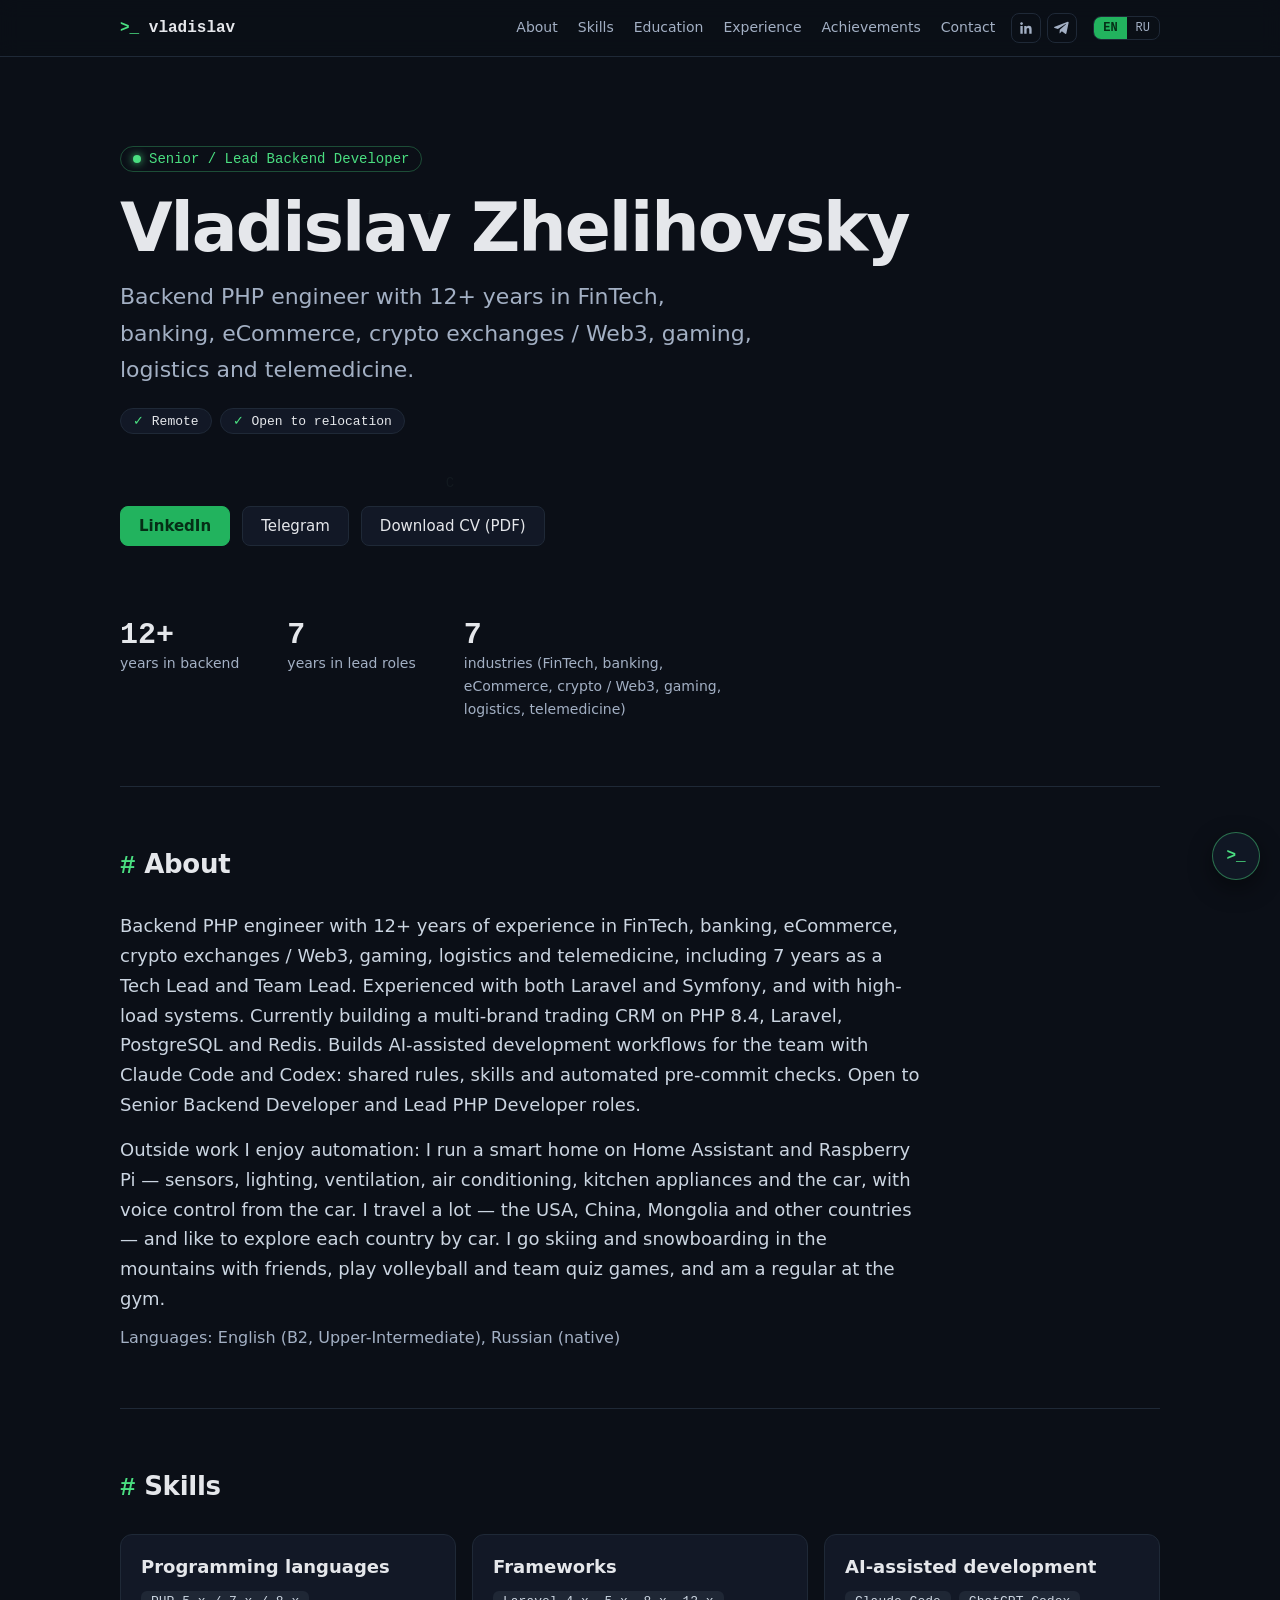
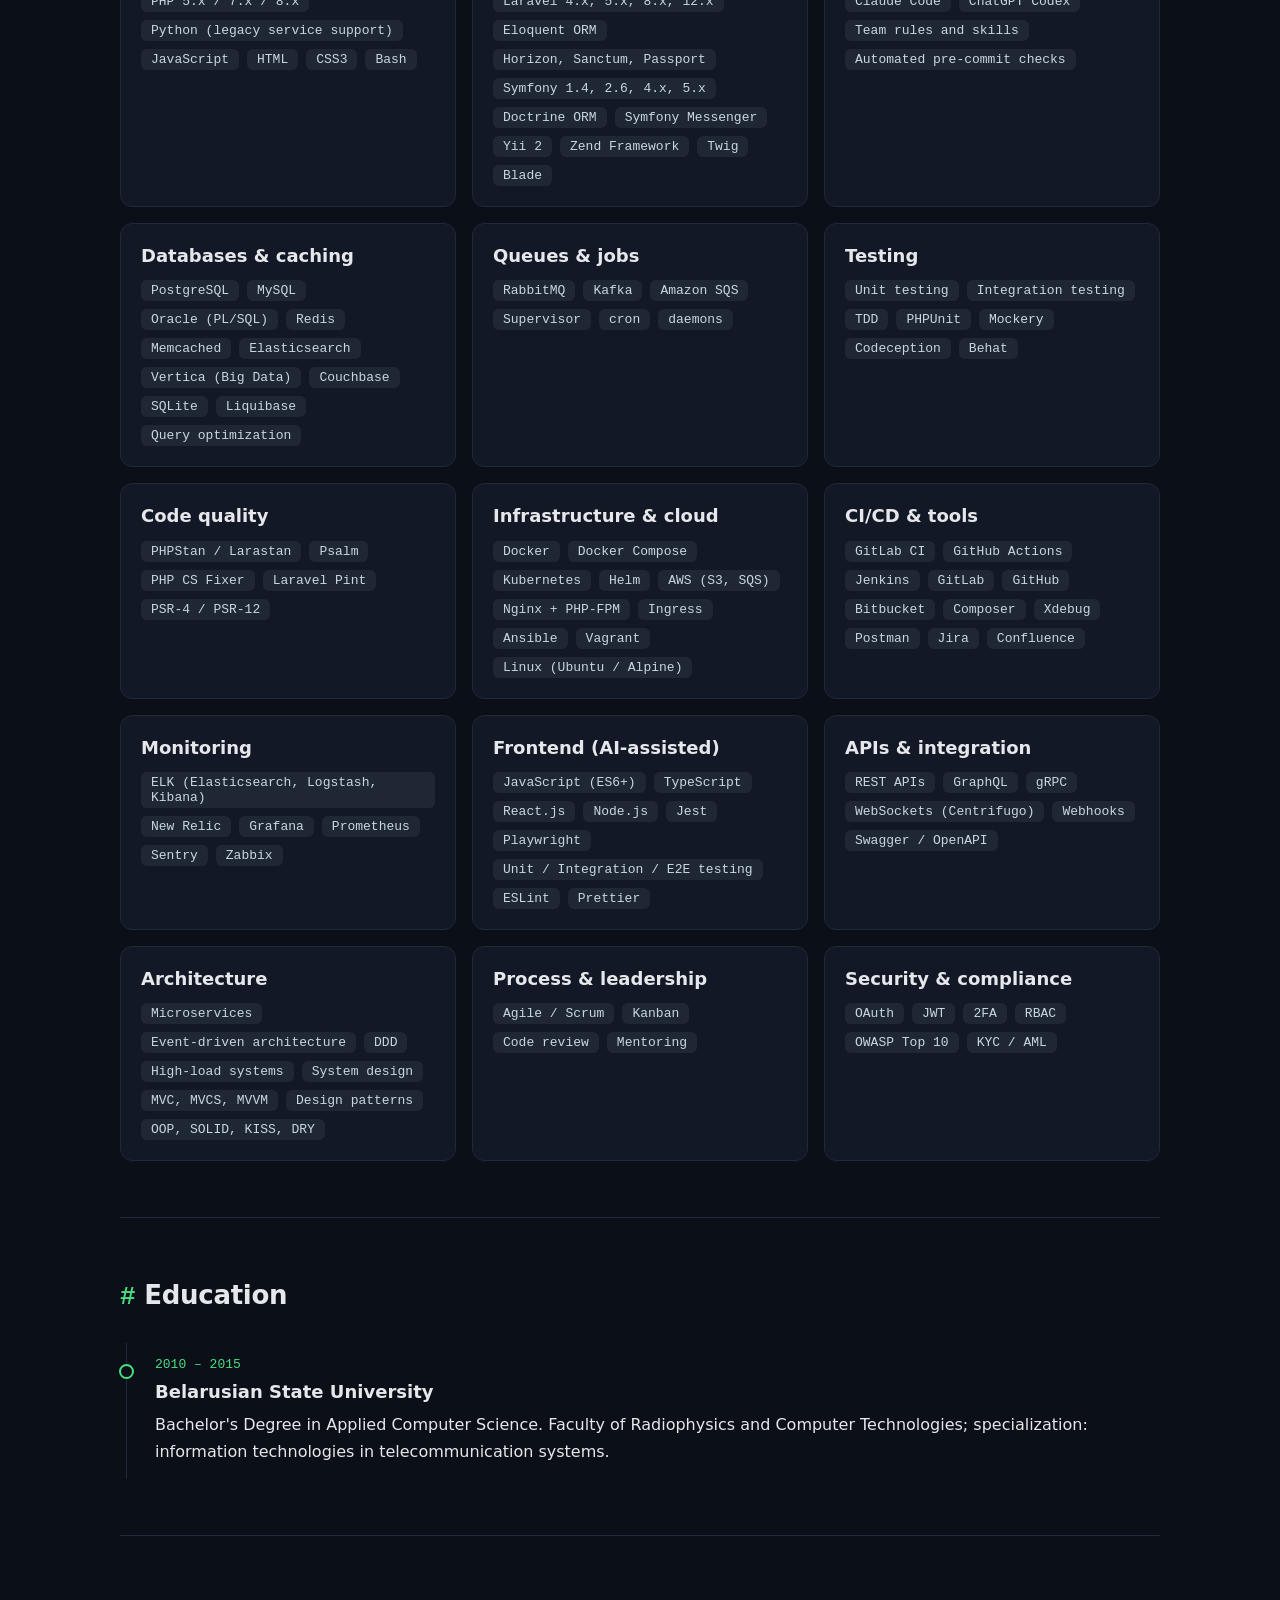
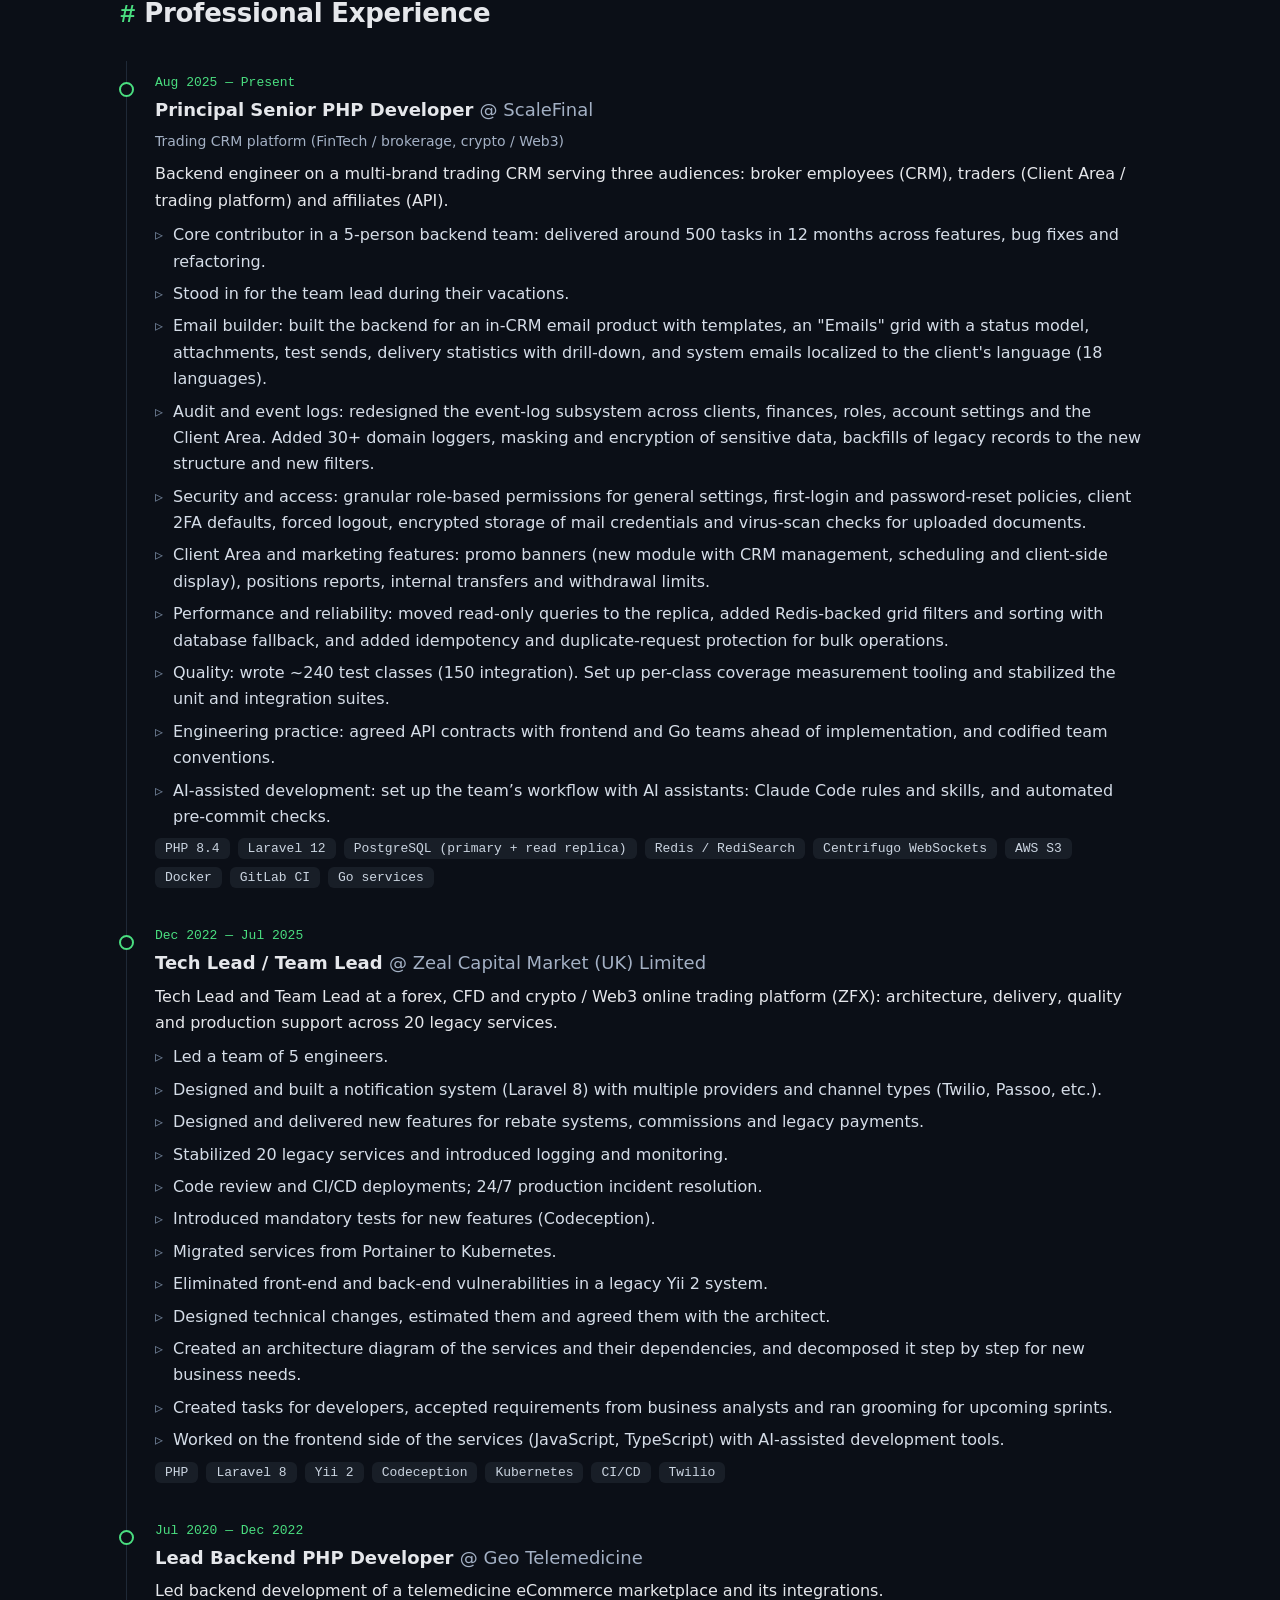
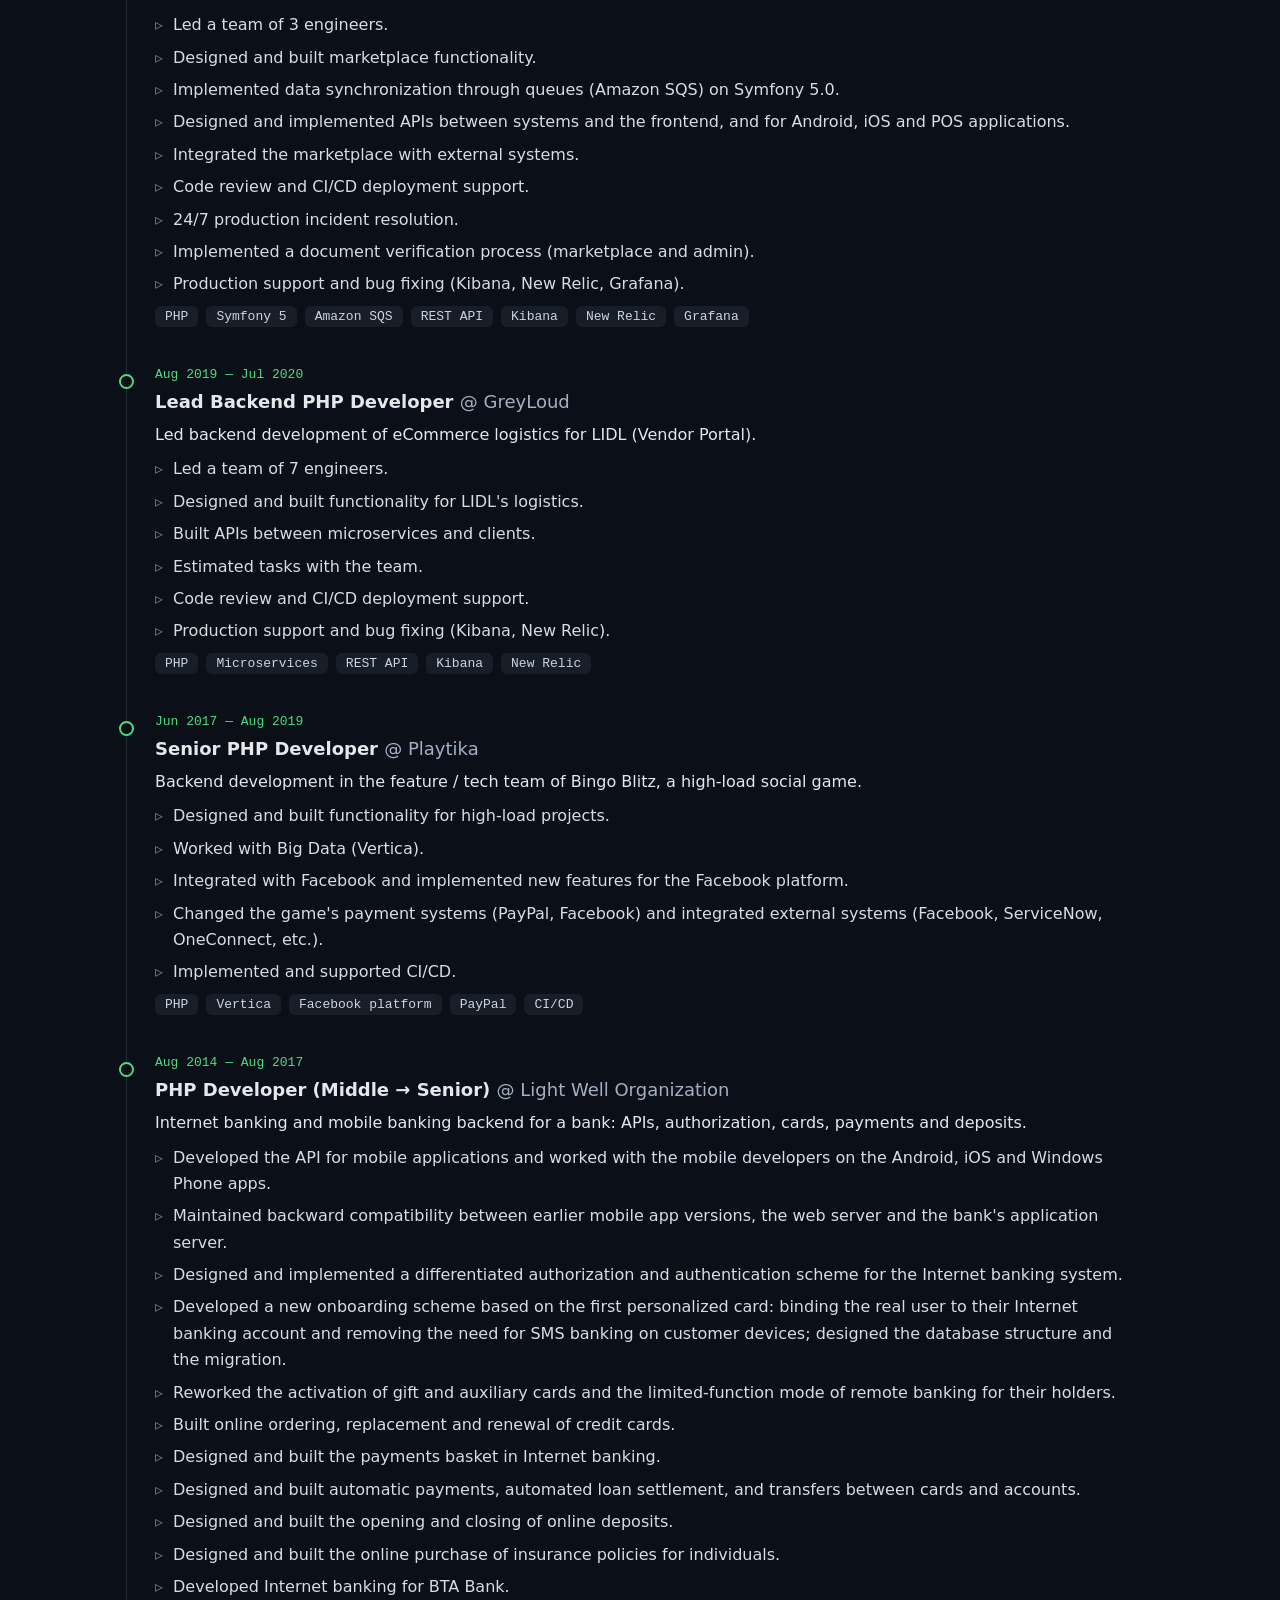
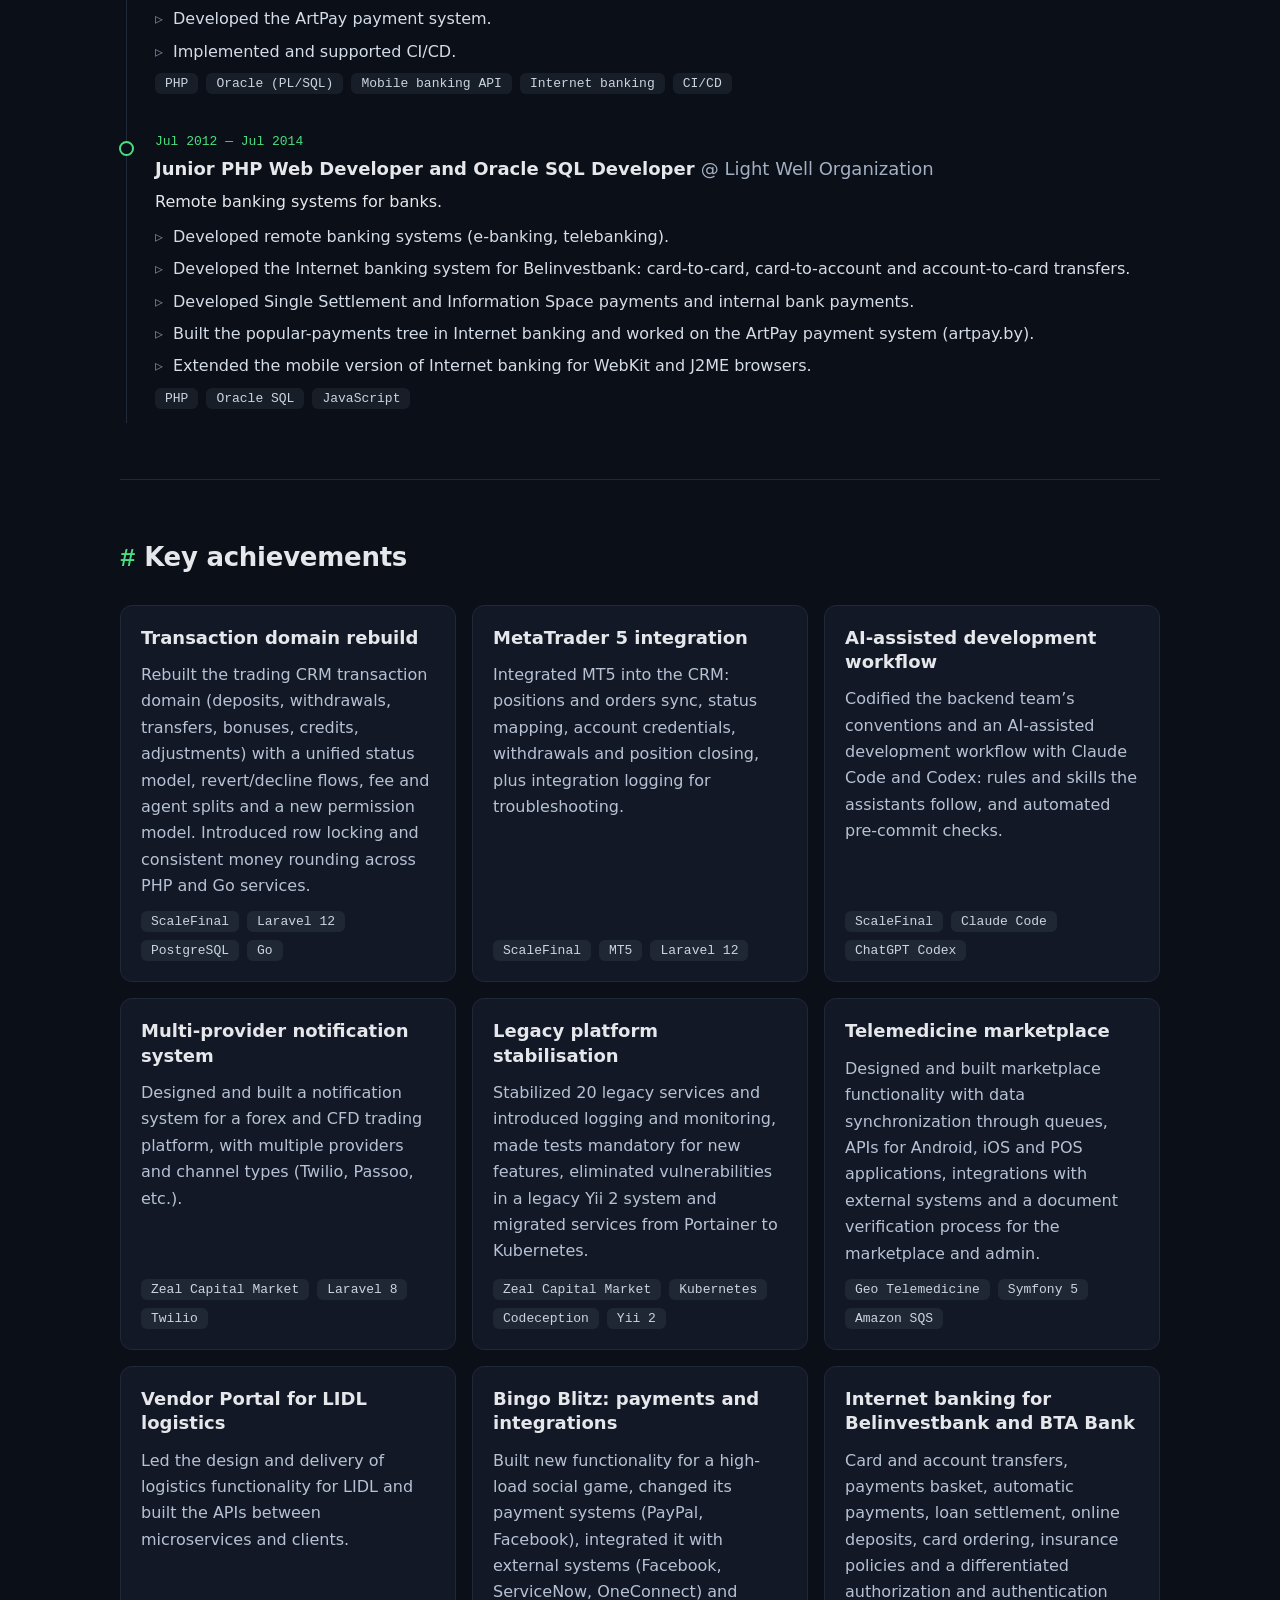
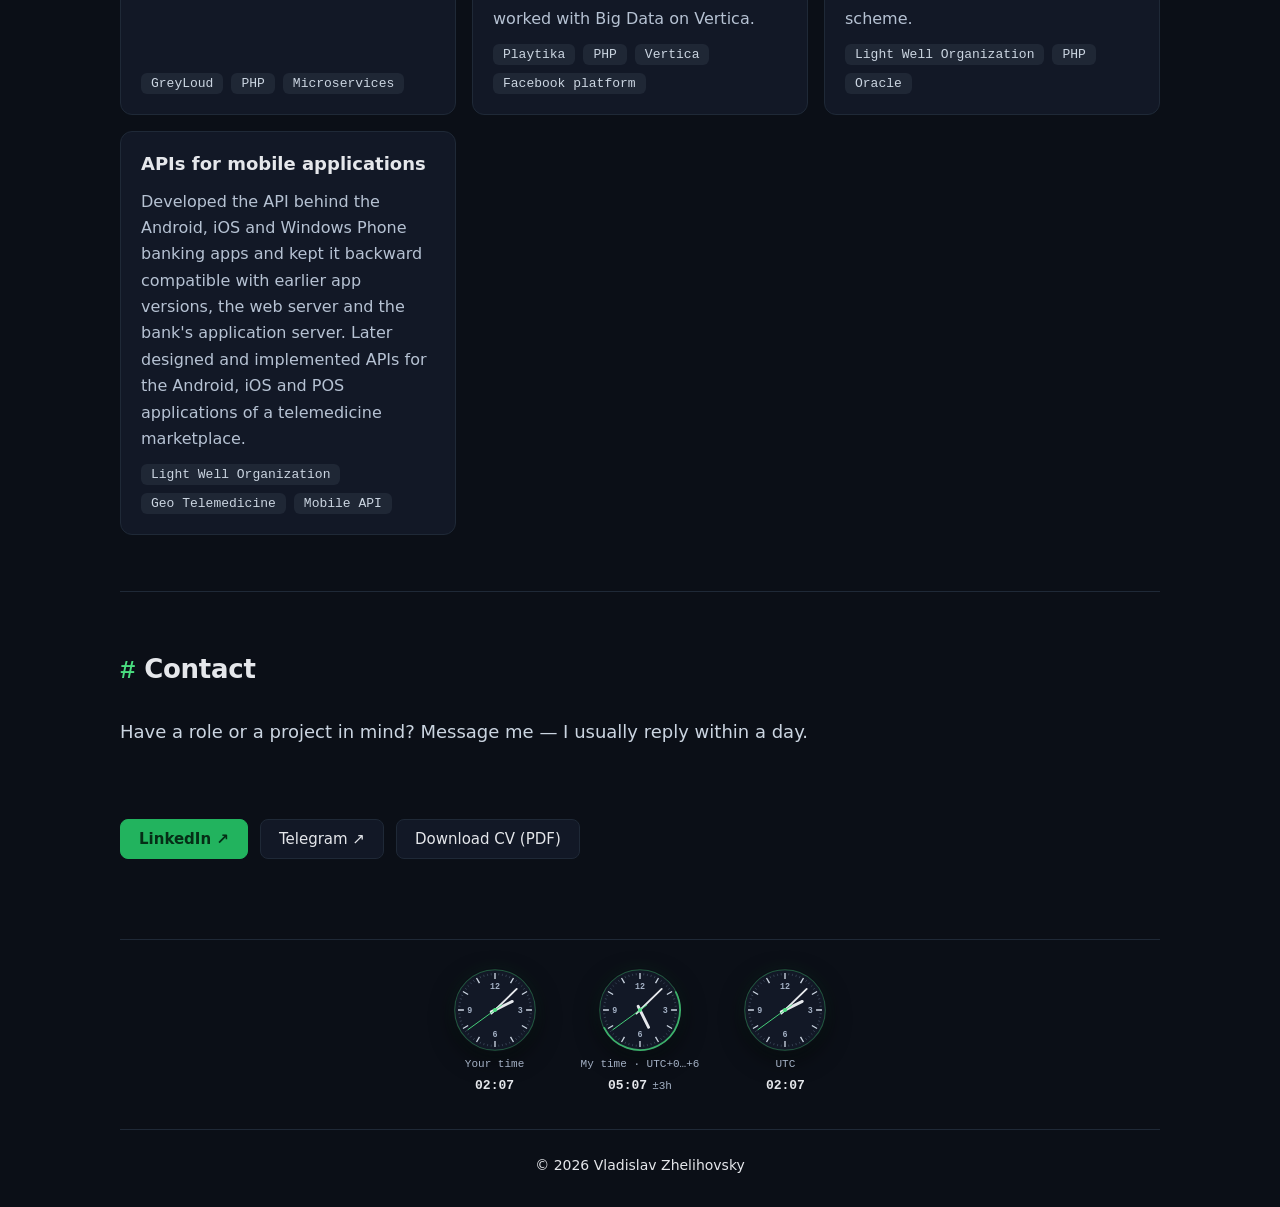
<file: index.html>
<!doctype html><html lang="en"><head><meta charset="UTF-8"><meta name="viewport" content="width=device-width,initial-scale=1"><meta name="description" content="Backend PHP engineer with 12+ years in FinTech, banking, eCommerce, crypto exchanges / Web3, gaming, logistics and telemedicine."><meta property="og:type" content="website"><meta property="og:url" content="https://vlad-zhelihovsky.github.io/"><meta property="og:title" content="Vladislav Zhelihovsky — Senior / Lead Backend Developer"><meta property="og:description" content="Backend PHP engineer with 12+ years in FinTech, banking, eCommerce, crypto exchanges / Web3, gaming, logistics and telemedicine."><meta property="og:image" content="https://vlad-zhelihovsky.github.io/og.png"><meta property="og:image:width" content="1200"><meta property="og:image:height" content="630"><meta name="twitter:card" content="summary_large_image"><link rel="canonical" href="https://vlad-zhelihovsky.github.io/"><script type="application/ld+json">{"@context":"https://schema.org","@type":"Person","name":"Vladislav Zhelihovsky","jobTitle":"Senior / Lead Backend Developer","description":"Backend PHP engineer with 12+ years of experience in FinTech, banking, eCommerce, crypto exchanges / Web3, gaming, logistics and telemedicine, including 7 years as a Tech Lead and Team Lead. Experienced with both Laravel and Symfony, and with high-load systems. Currently building a multi-brand trading CRM on PHP 8.4, Laravel, PostgreSQL and Redis. Builds AI-assisted development workflows for the team with Claude Code and Codex: shared rules, skills and automated pre-commit checks. Open to Senior Backend Developer and Lead PHP Developer roles.","url":"https://vlad-zhelihovsky.github.io/","image":"https://vlad-zhelihovsky.github.io/og.png","sameAs":["https://www.linkedin.com/in/vladislav-zhelihovsky-81b3a1a6","https://t.me/powerduals"],"alumniOf":[{"@type":"CollegeOrUniversity","name":"Belarusian State University"}],"knowsLanguage":["English","Russian"],"knowsAbout":["PHP 5.x / 7.x / 8.x","Python (legacy service support)","JavaScript","HTML","CSS3","Bash","Laravel 4.x, 5.x, 8.x, 12.x","Eloquent ORM","Horizon, Sanctum, Passport","Symfony 1.4, 2.6, 4.x, 5.x","Doctrine ORM","Symfony Messenger","Yii 2","Zend Framework","Twig","Blade","Claude Code","ChatGPT Codex","Team rules and skills","Automated pre-commit checks","PostgreSQL","MySQL","Oracle (PL/SQL)","Redis","Memcached","Elasticsearch","Vertica (Big Data)","Couchbase","SQLite","Liquibase","Query optimization","RabbitMQ","Kafka","Amazon SQS","Supervisor","cron","daemons","Unit testing","Integration testing","TDD","PHPUnit","Mockery","Codeception","Behat","PHPStan / Larastan","Psalm","PHP CS Fixer","Laravel Pint","PSR-4 / PSR-12","Docker","Docker Compose","Kubernetes","Helm","AWS (S3, SQS)","Nginx + PHP-FPM","Ingress","Ansible","Vagrant","Linux (Ubuntu / Alpine)","GitLab CI","GitHub Actions","Jenkins","GitLab","GitHub","Bitbucket","Composer","Xdebug","Postman","Jira","Confluence","ELK (Elasticsearch, Logstash, Kibana)","New Relic","Grafana","Prometheus","Sentry","Zabbix","JavaScript (ES6+)","TypeScript","React.js","Node.js","Jest","Playwright","Unit / Integration / E2E testing","ESLint","Prettier","REST APIs","GraphQL","gRPC","WebSockets (Centrifugo)","Webhooks","Swagger / OpenAPI","Microservices","Event-driven architecture","DDD","High-load systems","System design","MVC, MVCS, MVVM","Design patterns","OOP, SOLID, KISS, DRY","Agile / Scrum","Kanban","Code review","Mentoring","OAuth","JWT","2FA","RBAC","OWASP Top 10","KYC / AML"]}</script><link rel="icon" href="data:image/svg+xml,<svg xmlns='http://www.w3.org/2000/svg' viewBox='0 0 100 100'><rect width='100' height='100' rx='22' fill='%230b0f17'/><text x='50' y='68' font-size='54' text-anchor='middle' fill='%234ade80' font-family='monospace'>&gt;_</text></svg>"><title>Vladislav Zhelihovsky — Senior / Lead Backend Developer</title><script>!function(){var t=document.cookie.match(/(?:^|; )lang=(en|ru)/),a=/\/ru\/?$/.test(location.pathname);!t||"ru"!==t[1]||a?document.addEventListener("click",function(t){var a=t.target.closest&&t.target.closest("a[data-lang]");a&&(document.cookie="lang="+a.getAttribute("data-lang")+"; path=/; max-age=31536000; SameSite=Lax")}):location.replace("ru/"+location.hash)}()</script><link rel="stylesheet" crossorigin href="./assets/index-CiFDfEcQ.css"><link rel="alternate" hreflang="en" href="https://vlad-zhelihovsky.github.io/"><link rel="alternate" hreflang="ru" href="https://vlad-zhelihovsky.github.io/ru/"><link rel="alternate" hreflang="x-default" href="https://vlad-zhelihovsky.github.io/"></head><body><div id="app"><header class="topbar"><div class="container topbar-inner"><a class="logo" href="#top"><span class="prompt">&gt;_</span> vladislav</a><nav><a href="#about">About</a><a href="#skills">Skills</a><a href="#education">Education</a><a href="#experience">Experience</a><a href="#projects">Achievements</a><a href="#contact">Contact</a></nav><div class="social"><a href="https://www.linkedin.com/in/vladislav-zhelihovsky-81b3a1a6" aria-label="LinkedIn" title="LinkedIn" target="_blank" rel="noopener"><svg viewBox="0 0 24 24" aria-hidden="true"><path d="M20.447 20.452h-3.554v-5.569c0-1.328-.027-3.037-1.852-3.037-1.853 0-2.136 1.445-2.136 2.939v5.667H9.351V9h3.414v1.561h.046c.477-.9 1.637-1.85 3.37-1.85 3.601 0 4.267 2.37 4.267 5.455v6.286zM5.337 7.433c-1.144 0-2.063-.926-2.063-2.065 0-1.138.92-2.063 2.063-2.063 1.14 0 2.064.925 2.064 2.063 0 1.139-.925 2.065-2.064 2.065zm1.782 13.019H3.555V9h3.564v11.452z"></path></svg></a><a href="https://t.me/powerduals" aria-label="Telegram" title="Telegram" target="_blank" rel="noopener"><svg viewBox="0 0 24 24" aria-hidden="true"><path d="M21.94 4.3 18.6 19.9c-.25 1.1-.9 1.37-1.82.85l-5.03-3.7-2.43 2.33c-.27.27-.5.5-1.01.5l.36-5.12 9.32-8.42c.4-.36-.09-.56-.63-.2L5.85 13.4.9 11.85c-1.08-.34-1.1-1.08.22-1.6L20.5 2.8c.9-.33 1.68.2 1.44 1.5Z"></path></svg></a></div><div class="lang" role="group" aria-label="Language"><a href="./" data-lang="en" hreflang="en" class="active" aria-current="true">EN</a><a href="./ru/" data-lang="ru" hreflang="ru" class="">RU</a></div></div></header><main id="top" class="container"><section class="hero"><p class="eyebrow"><span class="dot"></span> Senior / Lead Backend Developer</p><h1>Vladislav Zhelihovsky</h1><p class="tagline">Backend PHP engineer with 12+ years in FinTech, banking, eCommerce, crypto exchanges / Web3, gaming, logistics and telemedicine.</p><ul class="open-to" aria-label="Looking for"><li>Remote</li><li>Open to relocation</li></ul><div class="hero-actions"><a class="primary btn" href="https://www.linkedin.com/in/vladislav-zhelihovsky-81b3a1a6" target="_blank" rel="noopener">LinkedIn</a><a class="btn" href="https://t.me/powerduals" target="_blank" rel="noopener">Telegram</a><a class="btn" href="./Vladislav_Zhelihovsky_CV.pdf" download>Download CV (PDF)</a></div><dl class="stats"><div><dt>12+</dt><dd>years in backend</dd></div><div><dt>7</dt><dd>years in lead roles</dd></div><div><dt>7</dt><dd>industries (FinTech, banking, eCommerce, crypto / Web3, gaming, logistics, telemedicine)</dd></div></dl></section><section id="about"><h2><span class="hash">#</span> About</h2><p class="lead">Backend PHP engineer with 12+ years of experience in FinTech, banking, eCommerce, crypto exchanges / Web3, gaming, logistics and telemedicine, including 7 years as a Tech Lead and Team Lead. Experienced with both Laravel and Symfony, and with high-load systems. Currently building a multi-brand trading CRM on PHP 8.4, Laravel, PostgreSQL and Redis. Builds AI-assisted development workflows for the team with Claude Code and Codex: shared rules, skills and automated pre-commit checks. Open to Senior Backend Developer and Lead PHP Developer roles.</p><p class="lead">Outside work I enjoy automation: I run a smart home on Home Assistant and Raspberry Pi — sensors, lighting, ventilation, air conditioning, kitchen appliances and the car, with voice control from the car. I travel a lot — the USA, China, Mongolia and other countries — and like to explore each country by car. I go skiing and snowboarding in the mountains with friends, play volleyball and team quiz games, and am a regular at the gym.</p><p class="muted">Languages: English (B2, Upper-Intermediate), Russian (native)</p></section><section id="skills"><h2><span class="hash">#</span> Skills</h2><div class="grid skills"><article class="card"><h3>Programming languages</h3><ul class="tags"><li>PHP 5.x / 7.x / 8.x</li><li>Python (legacy service support)</li><li>JavaScript</li><li>HTML</li><li>CSS3</li><li>Bash</li></ul></article><article class="card"><h3>Frameworks</h3><ul class="tags"><li>Laravel 4.x, 5.x, 8.x, 12.x</li><li>Eloquent ORM</li><li>Horizon, Sanctum, Passport</li><li>Symfony 1.4, 2.6, 4.x, 5.x</li><li>Doctrine ORM</li><li>Symfony Messenger</li><li>Yii 2</li><li>Zend Framework</li><li>Twig</li><li>Blade</li></ul></article><article class="card"><h3>AI-assisted development</h3><ul class="tags"><li>Claude Code</li><li>ChatGPT Codex</li><li>Team rules and skills</li><li>Automated pre-commit checks</li></ul></article><article class="card"><h3>Databases &amp; caching</h3><ul class="tags"><li>PostgreSQL</li><li>MySQL</li><li>Oracle (PL/SQL)</li><li>Redis</li><li>Memcached</li><li>Elasticsearch</li><li>Vertica (Big Data)</li><li>Couchbase</li><li>SQLite</li><li>Liquibase</li><li>Query optimization</li></ul></article><article class="card"><h3>Queues &amp; jobs</h3><ul class="tags"><li>RabbitMQ</li><li>Kafka</li><li>Amazon SQS</li><li>Supervisor</li><li>cron</li><li>daemons</li></ul></article><article class="card"><h3>Testing</h3><ul class="tags"><li>Unit testing</li><li>Integration testing</li><li>TDD</li><li>PHPUnit</li><li>Mockery</li><li>Codeception</li><li>Behat</li></ul></article><article class="card"><h3>Code quality</h3><ul class="tags"><li>PHPStan / Larastan</li><li>Psalm</li><li>PHP CS Fixer</li><li>Laravel Pint</li><li>PSR-4 / PSR-12</li></ul></article><article class="card"><h3>Infrastructure &amp; cloud</h3><ul class="tags"><li>Docker</li><li>Docker Compose</li><li>Kubernetes</li><li>Helm</li><li>AWS (S3, SQS)</li><li>Nginx + PHP-FPM</li><li>Ingress</li><li>Ansible</li><li>Vagrant</li><li>Linux (Ubuntu / Alpine)</li></ul></article><article class="card"><h3>CI/CD &amp; tools</h3><ul class="tags"><li>GitLab CI</li><li>GitHub Actions</li><li>Jenkins</li><li>GitLab</li><li>GitHub</li><li>Bitbucket</li><li>Composer</li><li>Xdebug</li><li>Postman</li><li>Jira</li><li>Confluence</li></ul></article><article class="card"><h3>Monitoring</h3><ul class="tags"><li>ELK (Elasticsearch, Logstash, Kibana)</li><li>New Relic</li><li>Grafana</li><li>Prometheus</li><li>Sentry</li><li>Zabbix</li></ul></article><article class="card"><h3>Frontend (AI-assisted)</h3><ul class="tags"><li>JavaScript (ES6+)</li><li>TypeScript</li><li>React.js</li><li>Node.js</li><li>Jest</li><li>Playwright</li><li>Unit / Integration / E2E testing</li><li>ESLint</li><li>Prettier</li></ul></article><article class="card"><h3>APIs &amp; integration</h3><ul class="tags"><li>REST APIs</li><li>GraphQL</li><li>gRPC</li><li>WebSockets (Centrifugo)</li><li>Webhooks</li><li>Swagger / OpenAPI</li></ul></article><article class="card"><h3>Architecture</h3><ul class="tags"><li>Microservices</li><li>Event-driven architecture</li><li>DDD</li><li>High-load systems</li><li>System design</li><li>MVC, MVCS, MVVM</li><li>Design patterns</li><li>OOP, SOLID, KISS, DRY</li></ul></article><article class="card"><h3>Process &amp; leadership</h3><ul class="tags"><li>Agile / Scrum</li><li>Kanban</li><li>Code review</li><li>Mentoring</li></ul></article><article class="card"><h3>Security &amp; compliance</h3><ul class="tags"><li>OAuth</li><li>JWT</li><li>2FA</li><li>RBAC</li><li>OWASP Top 10</li><li>KYC / AML</li></ul></article></div></section><section id="education"><h2><span class="hash">#</span> Education</h2><ol class="timeline"><li><p class="period">2010 – 2015</p><h3>Belarusian State University</h3><p>Bachelor&#39;s Degree in Applied Computer Science. Faculty of Radiophysics and Computer Technologies; specialization: information technologies in telecommunication systems.</p></li></ol></section><section id="experience"><h2><span class="hash">#</span> Professional Experience</h2><ol class="timeline"><li><p class="period">Aug 2025 — Present</p><h3>Principal Senior PHP Developer <span class="at">@ ScaleFinal</span></h3><p class="muted small">Trading CRM platform (FinTech / brokerage, crypto / Web3)</p><p>Backend engineer on a multi-brand trading CRM serving three audiences: broker employees (CRM), traders (Client Area / trading platform) and affiliates (API).</p><ul class="highlights"><li>Core contributor in a 5-person backend team: delivered around 500 tasks in 12 months across features, bug fixes and refactoring.</li><li>Stood in for the team lead during their vacations.</li><li>Email builder: built the backend for an in-CRM email product with templates, an &quot;Emails&quot; grid with a status model, attachments, test sends, delivery statistics with drill-down, and system emails localized to the client&#39;s language (18 languages).</li><li>Audit and event logs: redesigned the event-log subsystem across clients, finances, roles, account settings and the Client Area. Added 30+ domain loggers, masking and encryption of sensitive data, backfills of legacy records to the new structure and new filters.</li><li>Security and access: granular role-based permissions for general settings, first-login and password-reset policies, client 2FA defaults, forced logout, encrypted storage of mail credentials and virus-scan checks for uploaded documents.</li><li>Client Area and marketing features: promo banners (new module with CRM management, scheduling and client-side display), positions reports, internal transfers and withdrawal limits.</li><li>Performance and reliability: moved read-only queries to the replica, added Redis-backed grid filters and sorting with database fallback, and added idempotency and duplicate-request protection for bulk operations.</li><li>Quality: wrote ~240 test classes (150 integration). Set up per-class coverage measurement tooling and stabilized the unit and integration suites.</li><li>Engineering practice: agreed API contracts with frontend and Go teams ahead of implementation, and codified team conventions.</li><li>AI-assisted development: set up the team’s workflow with AI assistants: Claude Code rules and skills, and automated pre-commit checks.</li></ul><ul class="tags"><li>PHP 8.4</li><li>Laravel 12</li><li>PostgreSQL (primary + read replica)</li><li>Redis / RediSearch</li><li>Centrifugo WebSockets</li><li>AWS S3</li><li>Docker</li><li>GitLab CI</li><li>Go services</li></ul></li><li><p class="period">Dec 2022 — Jul 2025</p><h3>Tech Lead / Team Lead <span class="at">@ Zeal Capital Market (UK) Limited</span></h3><p>Tech Lead and Team Lead at a forex, CFD and crypto / Web3 online trading platform (ZFX): architecture, delivery, quality and production support across 20 legacy services.</p><ul class="highlights"><li>Led a team of 5 engineers.</li><li>Designed and built a notification system (Laravel 8) with multiple providers and channel types (Twilio, Passoo, etc.).</li><li>Designed and delivered new features for rebate systems, commissions and legacy payments.</li><li>Stabilized 20 legacy services and introduced logging and monitoring.</li><li>Code review and CI/CD deployments; 24/7 production incident resolution.</li><li>Introduced mandatory tests for new features (Codeception).</li><li>Migrated services from Portainer to Kubernetes.</li><li>Eliminated front-end and back-end vulnerabilities in a legacy Yii 2 system.</li><li>Designed technical changes, estimated them and agreed them with the architect.</li><li>Created an architecture diagram of the services and their dependencies, and decomposed it step by step for new business needs.</li><li>Created tasks for developers, accepted requirements from business analysts and ran grooming for upcoming sprints.</li><li>Worked on the frontend side of the services (JavaScript, TypeScript) with AI-assisted development tools.</li></ul><ul class="tags"><li>PHP</li><li>Laravel 8</li><li>Yii 2</li><li>Codeception</li><li>Kubernetes</li><li>CI/CD</li><li>Twilio</li></ul></li><li><p class="period">Jul 2020 — Dec 2022</p><h3>Lead Backend PHP Developer <span class="at">@ Geo Telemedicine</span></h3><p>Led backend development of a telemedicine eCommerce marketplace and its integrations.</p><ul class="highlights"><li>Led a team of 3 engineers.</li><li>Designed and built marketplace functionality.</li><li>Implemented data synchronization through queues (Amazon SQS) on Symfony 5.0.</li><li>Designed and implemented APIs between systems and the frontend, and for Android, iOS and POS applications.</li><li>Integrated the marketplace with external systems.</li><li>Code review and CI/CD deployment support.</li><li>24/7 production incident resolution.</li><li>Implemented a document verification process (marketplace and admin).</li><li>Production support and bug fixing (Kibana, New Relic, Grafana).</li></ul><ul class="tags"><li>PHP</li><li>Symfony 5</li><li>Amazon SQS</li><li>REST API</li><li>Kibana</li><li>New Relic</li><li>Grafana</li></ul></li><li><p class="period">Aug 2019 — Jul 2020</p><h3>Lead Backend PHP Developer <span class="at">@ GreyLoud</span></h3><p>Led backend development of eCommerce logistics for LIDL (Vendor Portal).</p><ul class="highlights"><li>Led a team of 7 engineers.</li><li>Designed and built functionality for LIDL&#39;s logistics.</li><li>Built APIs between microservices and clients.</li><li>Estimated tasks with the team.</li><li>Code review and CI/CD deployment support.</li><li>Production support and bug fixing (Kibana, New Relic).</li></ul><ul class="tags"><li>PHP</li><li>Microservices</li><li>REST API</li><li>Kibana</li><li>New Relic</li></ul></li><li><p class="period">Jun 2017 — Aug 2019</p><h3>Senior PHP Developer <span class="at">@ Playtika</span></h3><p>Backend development in the feature / tech team of Bingo Blitz, a high-load social game.</p><ul class="highlights"><li>Designed and built functionality for high-load projects.</li><li>Worked with Big Data (Vertica).</li><li>Integrated with Facebook and implemented new features for the Facebook platform.</li><li>Changed the game&#39;s payment systems (PayPal, Facebook) and integrated external systems (Facebook, ServiceNow, OneConnect, etc.).</li><li>Implemented and supported CI/CD.</li></ul><ul class="tags"><li>PHP</li><li>Vertica</li><li>Facebook platform</li><li>PayPal</li><li>CI/CD</li></ul></li><li><p class="period">Aug 2014 — Aug 2017</p><h3>PHP Developer (Middle → Senior) <span class="at">@ Light Well Organization</span></h3><p>Internet banking and mobile banking backend for a bank: APIs, authorization, cards, payments and deposits.</p><ul class="highlights"><li>Developed the API for mobile applications and worked with the mobile developers on the Android, iOS and Windows Phone apps.</li><li>Maintained backward compatibility between earlier mobile app versions, the web server and the bank&#39;s application server.</li><li>Designed and implemented a differentiated authorization and authentication scheme for the Internet banking system.</li><li>Developed a new onboarding scheme based on the first personalized card: binding the real user to their Internet banking account and removing the need for SMS banking on customer devices; designed the database structure and the migration.</li><li>Reworked the activation of gift and auxiliary cards and the limited-function mode of remote banking for their holders.</li><li>Built online ordering, replacement and renewal of credit cards.</li><li>Designed and built the payments basket in Internet banking.</li><li>Designed and built automatic payments, automated loan settlement, and transfers between cards and accounts.</li><li>Designed and built the opening and closing of online deposits.</li><li>Designed and built the online purchase of insurance policies for individuals.</li><li>Developed Internet banking for BTA Bank.</li><li>Developed the ArtPay payment system.</li><li>Implemented and supported CI/CD.</li></ul><ul class="tags"><li>PHP</li><li>Oracle (PL/SQL)</li><li>Mobile banking API</li><li>Internet banking</li><li>CI/CD</li></ul></li><li><p class="period">Jul 2012 — Jul 2014</p><h3>Junior PHP Web Developer and Oracle SQL Developer <span class="at">@ Light Well Organization</span></h3><p>Remote banking systems for banks.</p><ul class="highlights"><li>Developed remote banking systems (e-banking, telebanking).</li><li>Developed the Internet banking system for Belinvestbank: card-to-card, card-to-account and account-to-card transfers.</li><li>Developed Single Settlement and Information Space payments and internal bank payments.</li><li>Built the popular-payments tree in Internet banking and worked on the ArtPay payment system (artpay.by).</li><li>Extended the mobile version of Internet banking for WebKit and J2ME browsers.</li></ul><ul class="tags"><li>PHP</li><li>Oracle SQL</li><li>JavaScript</li></ul></li></ol></section><section id="projects"><h2><span class="hash">#</span> Key achievements</h2><div class="grid"><article class="card"><h3>Transaction domain rebuild</h3><p>Rebuilt the trading CRM transaction domain (deposits, withdrawals, transfers, bonuses, credits, adjustments) with a unified status model, revert/decline flows, fee and agent splits and a new permission model. Introduced row locking and consistent money rounding across PHP and Go services.</p><ul class="tags"><li>ScaleFinal</li><li>Laravel 12</li><li>PostgreSQL</li><li>Go</li></ul></article><article class="card"><h3>MetaTrader 5 integration</h3><p>Integrated MT5 into the CRM: positions and orders sync, status mapping, account credentials, withdrawals and position closing, plus integration logging for troubleshooting.</p><ul class="tags"><li>ScaleFinal</li><li>MT5</li><li>Laravel 12</li></ul></article><article class="card"><h3>AI-assisted development workflow</h3><p>Codified the backend team’s conventions and an AI-assisted development workflow with Claude Code and Codex: rules and skills the assistants follow, and automated pre-commit checks.</p><ul class="tags"><li>ScaleFinal</li><li>Claude Code</li><li>ChatGPT Codex</li></ul></article><article class="card"><h3>Multi-provider notification system</h3><p>Designed and built a notification system for a forex and CFD trading platform, with multiple providers and channel types (Twilio, Passoo, etc.).</p><ul class="tags"><li>Zeal Capital Market</li><li>Laravel 8</li><li>Twilio</li></ul></article><article class="card"><h3>Legacy platform stabilisation</h3><p>Stabilized 20 legacy services and introduced logging and monitoring, made tests mandatory for new features, eliminated vulnerabilities in a legacy Yii 2 system and migrated services from Portainer to Kubernetes.</p><ul class="tags"><li>Zeal Capital Market</li><li>Kubernetes</li><li>Codeception</li><li>Yii 2</li></ul></article><article class="card"><h3>Telemedicine marketplace</h3><p>Designed and built marketplace functionality with data synchronization through queues, APIs for Android, iOS and POS applications, integrations with external systems and a document verification process for the marketplace and admin.</p><ul class="tags"><li>Geo Telemedicine</li><li>Symfony 5</li><li>Amazon SQS</li></ul></article><article class="card"><h3>Vendor Portal for LIDL logistics</h3><p>Led the design and delivery of logistics functionality for LIDL and built the APIs between microservices and clients.</p><ul class="tags"><li>GreyLoud</li><li>PHP</li><li>Microservices</li></ul></article><article class="card"><h3>Bingo Blitz: payments and integrations</h3><p>Built new functionality for a high-load social game, changed its payment systems (PayPal, Facebook), integrated it with external systems (Facebook, ServiceNow, OneConnect) and worked with Big Data on Vertica.</p><ul class="tags"><li>Playtika</li><li>PHP</li><li>Vertica</li><li>Facebook platform</li></ul></article><article class="card"><h3>Internet banking for Belinvestbank and BTA Bank</h3><p>Card and account transfers, payments basket, automatic payments, loan settlement, online deposits, card ordering, insurance policies and a differentiated authorization and authentication scheme.</p><ul class="tags"><li>Light Well Organization</li><li>PHP</li><li>Oracle</li></ul></article><article class="card"><h3>APIs for mobile applications</h3><p>Developed the API behind the Android, iOS and Windows Phone banking apps and kept it backward compatible with earlier app versions, the web server and the bank&#39;s application server. Later designed and implemented APIs for the Android, iOS and POS applications of a telemedicine marketplace.</p><ul class="tags"><li>Light Well Organization</li><li>Geo Telemedicine</li><li>Mobile API</li></ul></article></div></section><section id="contact"><h2><span class="hash">#</span> Contact</h2><p class="lead">Have a role or a project in mind? Message me — I usually reply within a day.</p><div class="hero-actions"><a class="primary btn" href="https://www.linkedin.com/in/vladislav-zhelihovsky-81b3a1a6" target="_blank" rel="noopener">LinkedIn ↗ </a><a class="btn" href="https://t.me/powerduals" target="_blank" rel="noopener">Telegram ↗ </a><a class="btn" href="./Vladislav_Zhelihovsky_CV.pdf" download>Download CV (PDF)</a></div></section></main><footer class="container footer"><span>© <span data-year>2026</span> Vladislav Zhelihovsky</span></footer></div><script>document.querySelectorAll("[data-year]").forEach(function(e){e.textContent=(new Date).getFullYear()})</script><script defer="defer" src="./trail.js?v=12"></script><script defer="defer" src="./nav.js?v=3"></script><script defer="defer" src="./matrix.js?v=2"></script><script defer="defer" src="./touch.js?v=2"></script><script defer="defer" src="./clocks.js?v=3"></script><script defer="defer" src="./portal.js?v=3"></script><script defer="defer" src="./weather.js?v=3"></script><script defer="defer" src="./terminal.js?v=5"></script></body></html>
</file>
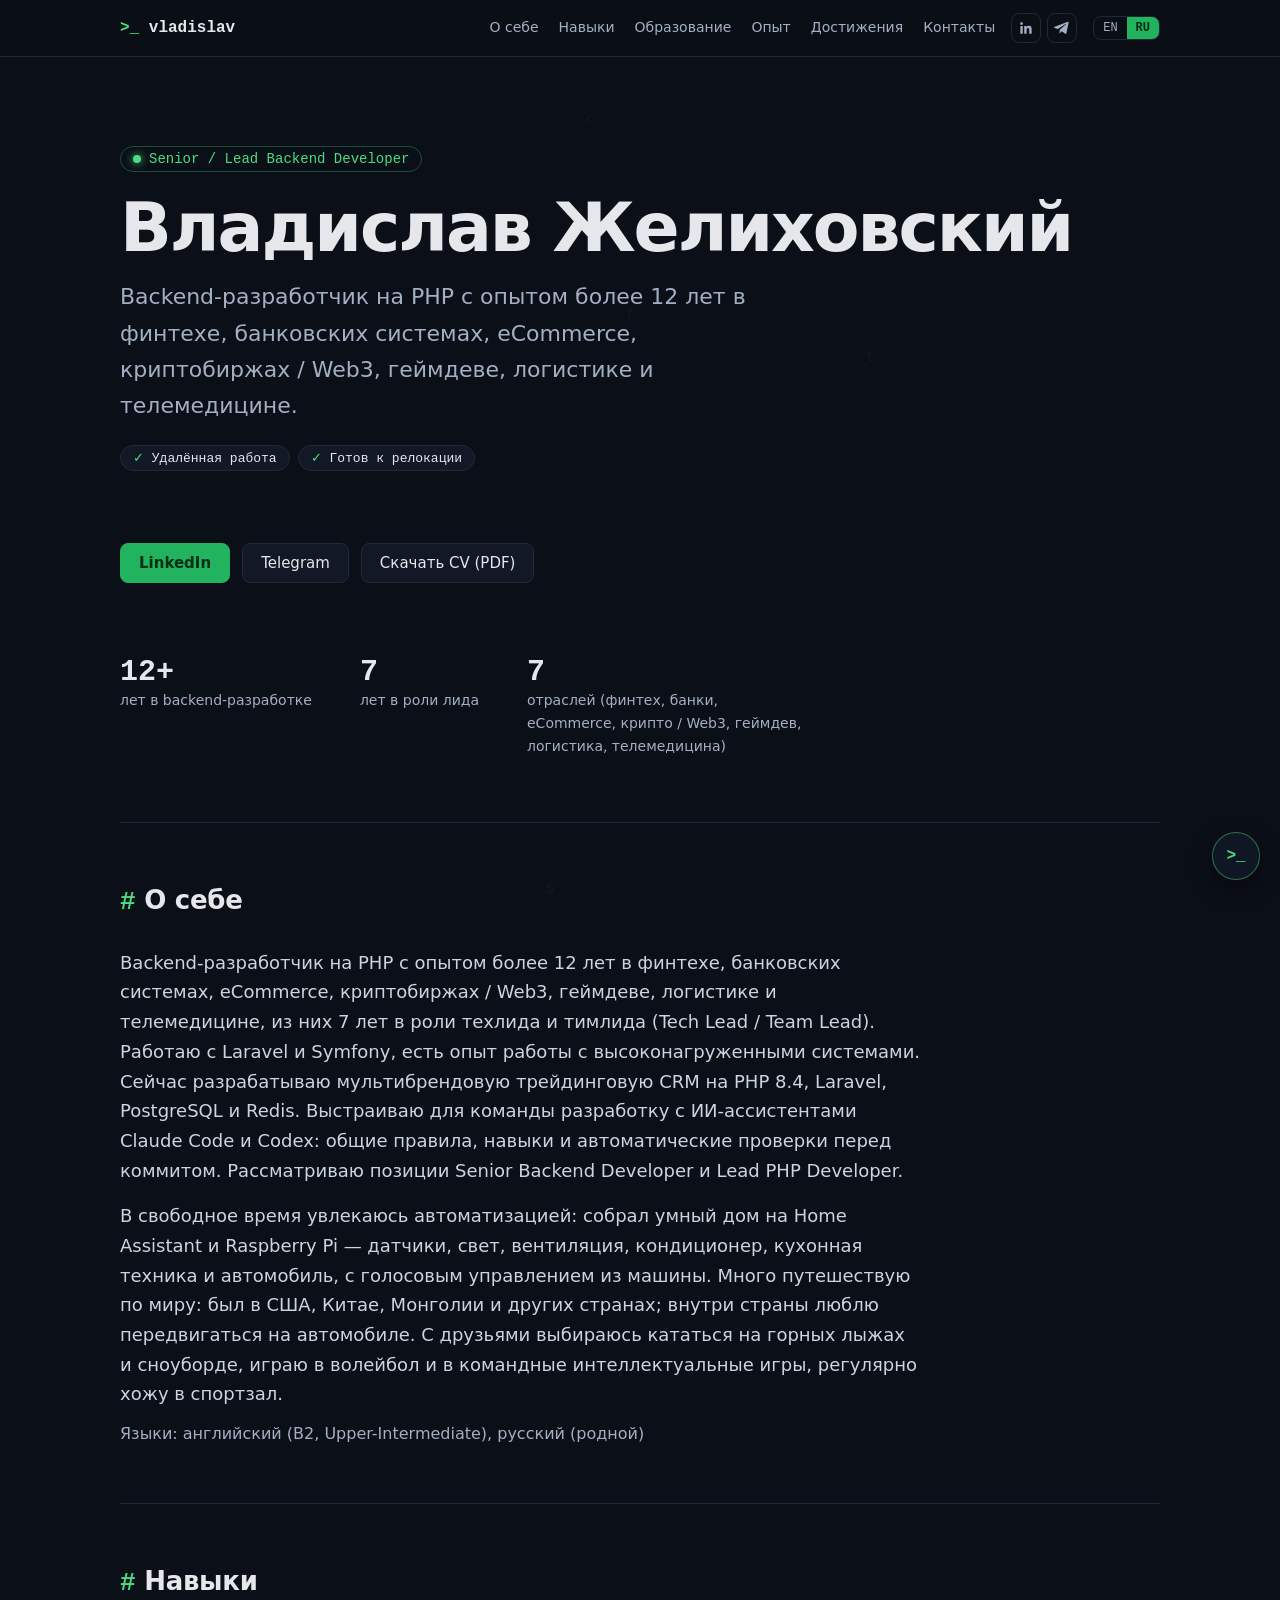
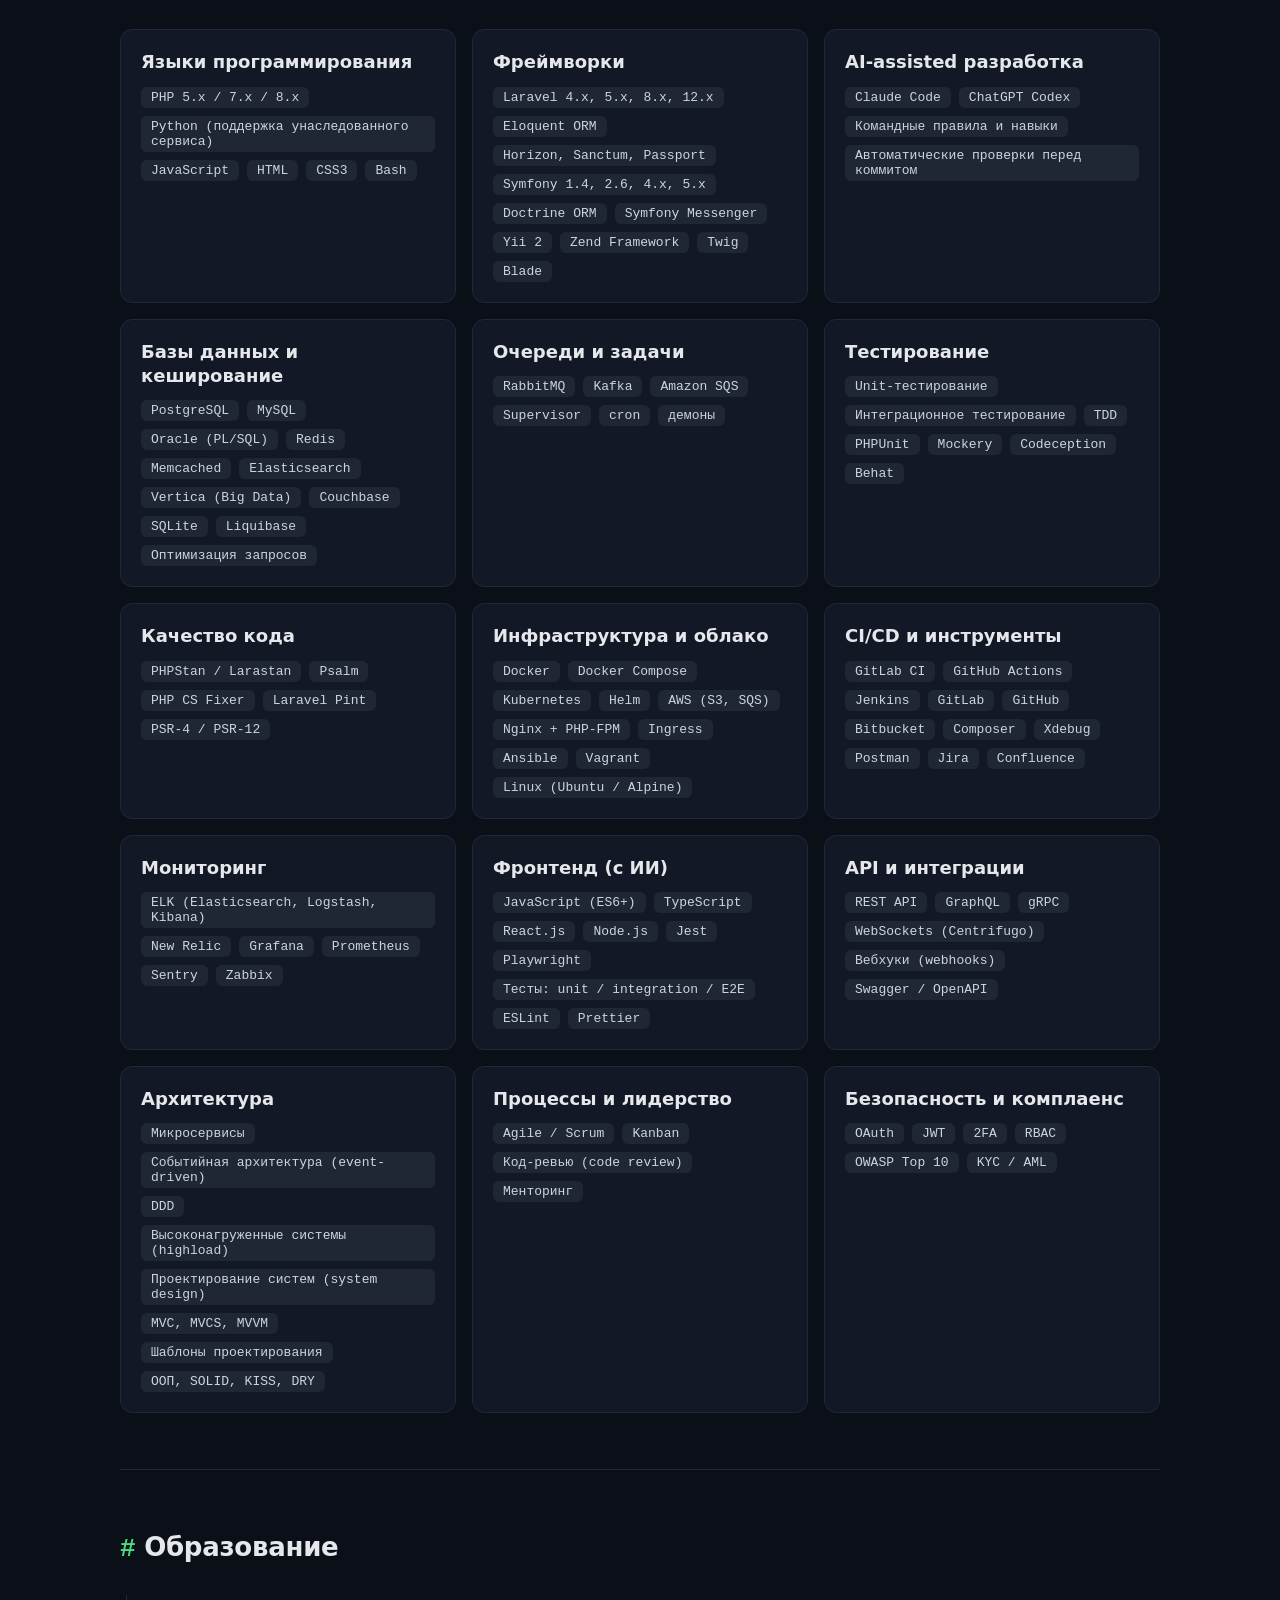
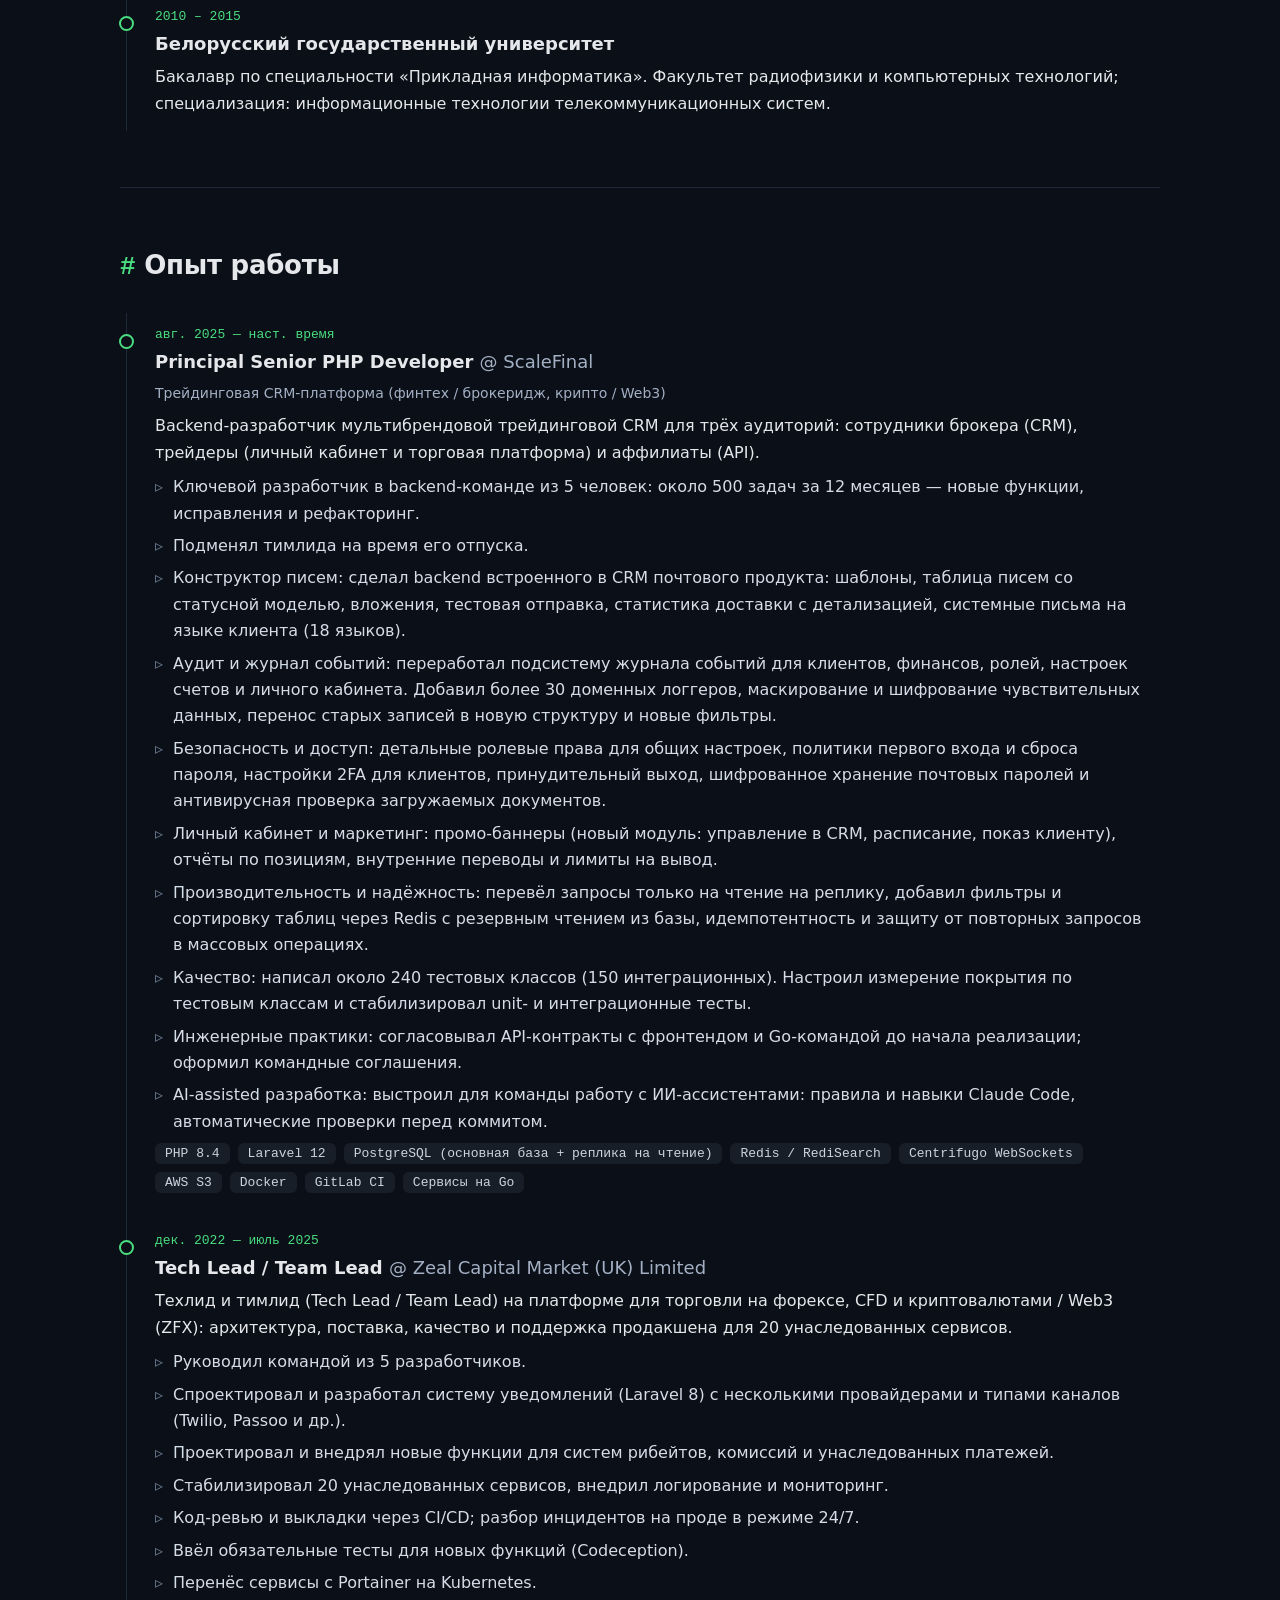
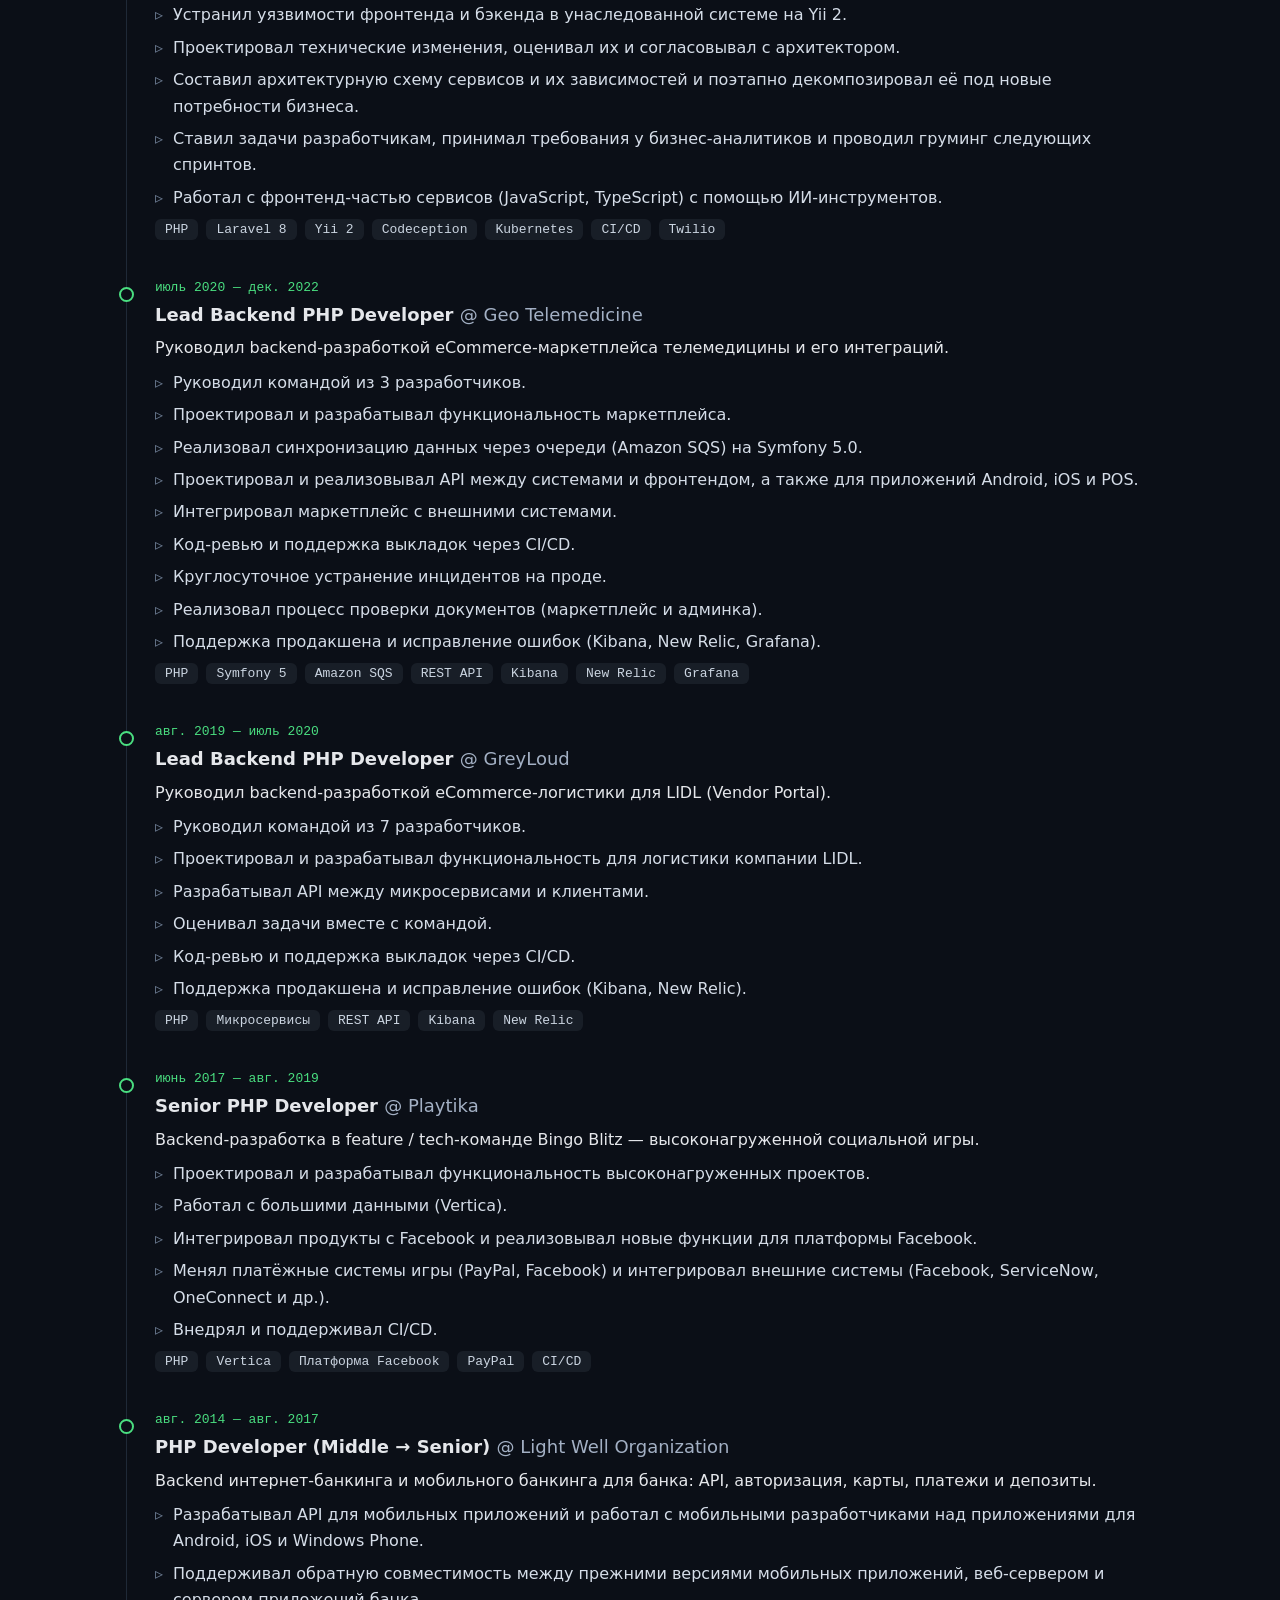
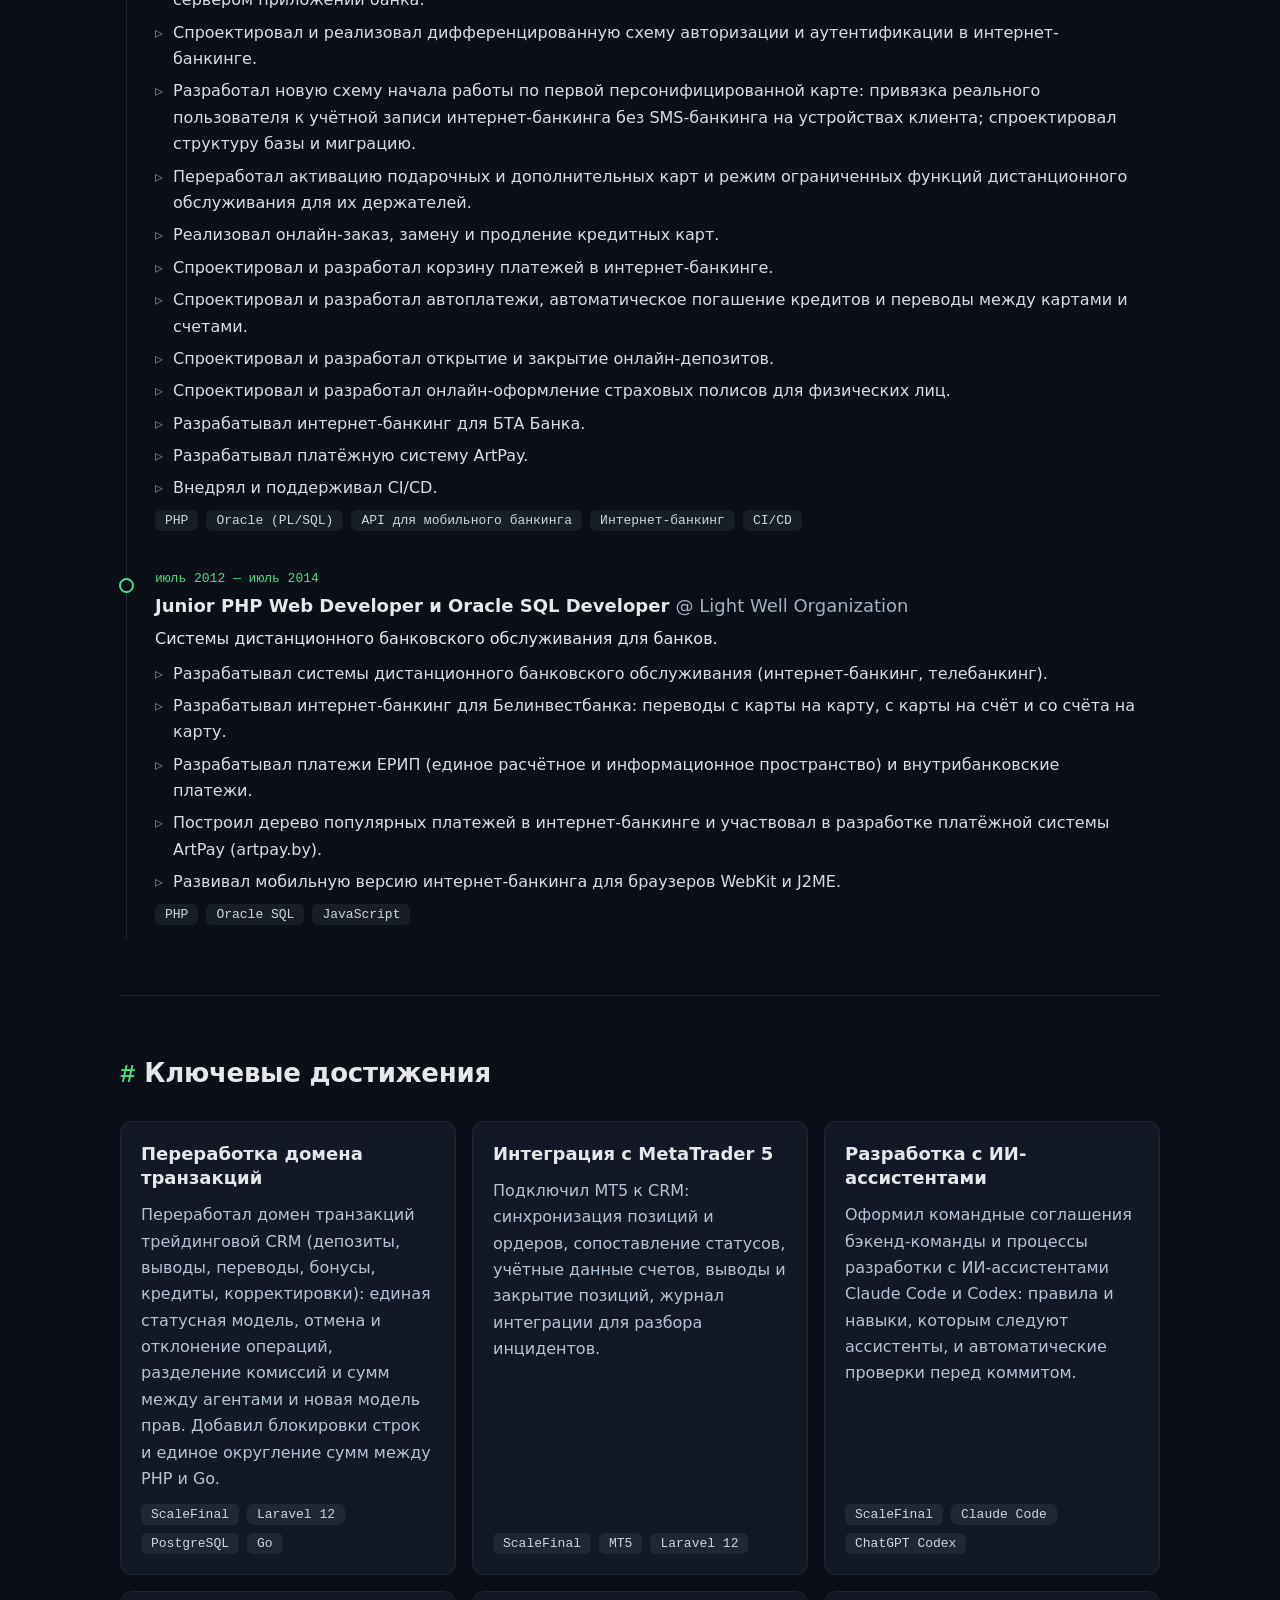
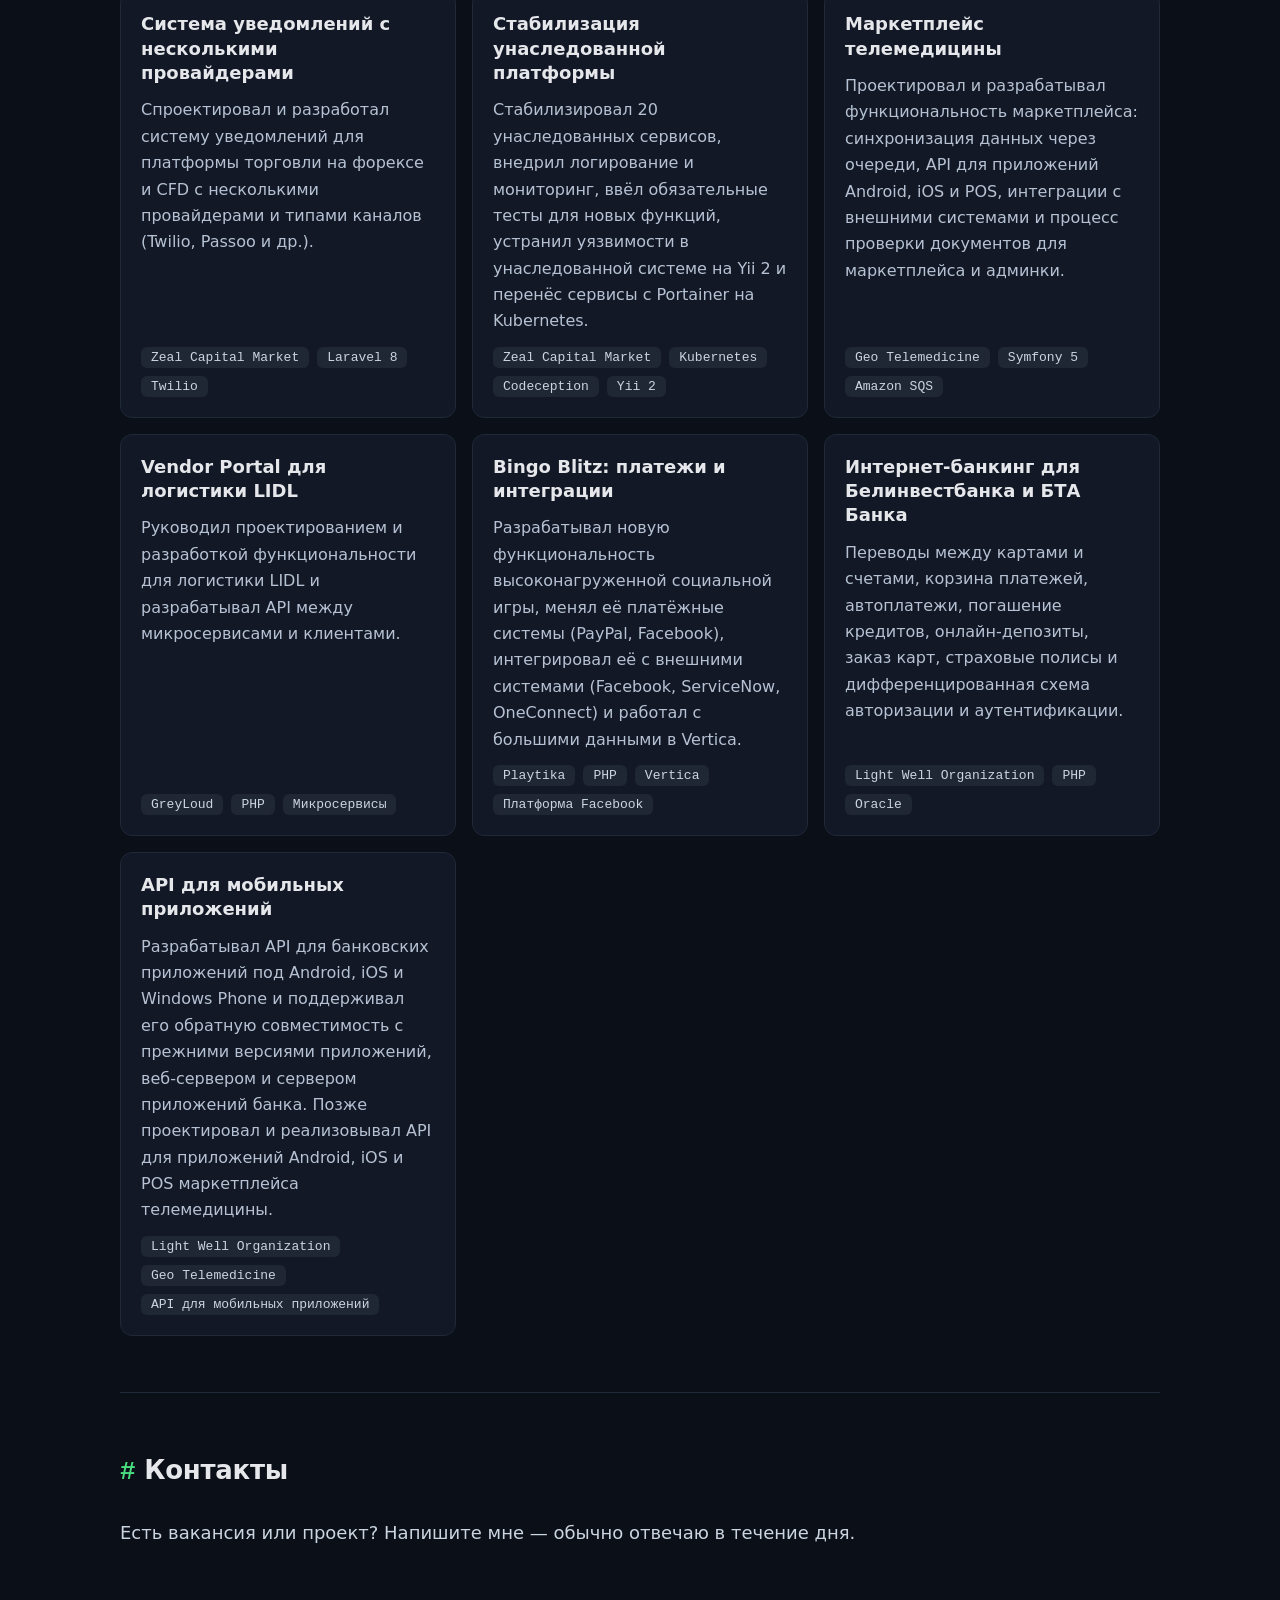
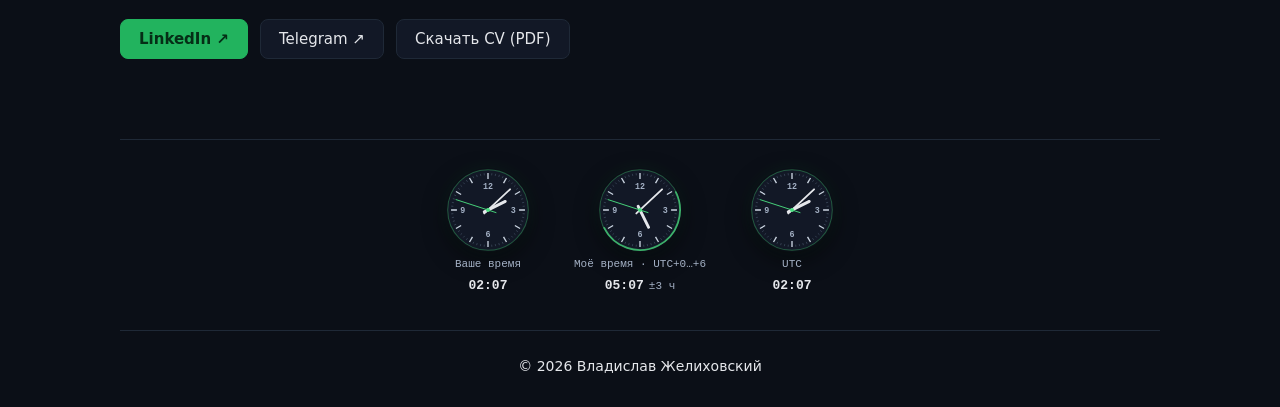
<file: ru/index.html>
<!doctype html><html lang="ru"><head><meta charset="UTF-8"><meta name="viewport" content="width=device-width,initial-scale=1"><meta name="description" content="Backend-разработчик на PHP с опытом более 12 лет в финтехе, банковских системах, eCommerce, криптобиржах / Web3, геймдеве, логистике и телемедицине."><meta property="og:type" content="website"><meta property="og:url" content="https://vlad-zhelihovsky.github.io/ru/"><meta property="og:title" content="Владислав Желиховский — Senior / Lead Backend Developer"><meta property="og:description" content="Backend-разработчик на PHP с опытом более 12 лет в финтехе, банковских системах, eCommerce, криптобиржах / Web3, геймдеве, логистике и телемедицине."><meta property="og:image" content="https://vlad-zhelihovsky.github.io/og.png"><meta property="og:image:width" content="1200"><meta property="og:image:height" content="630"><meta name="twitter:card" content="summary_large_image"><link rel="canonical" href="https://vlad-zhelihovsky.github.io/ru/"><script type="application/ld+json">{"@context":"https://schema.org","@type":"Person","name":"Владислав Желиховский","jobTitle":"Senior / Lead Backend Developer","description":"Backend-разработчик на PHP с опытом более 12 лет в финтехе, банковских системах, eCommerce, криптобиржах / Web3, геймдеве, логистике и телемедицине, из них 7 лет в роли техлида и тимлида (Tech Lead / Team Lead). Работаю с Laravel и Symfony, есть опыт работы с высоконагруженными системами. Сейчас разрабатываю мультибрендовую трейдинговую CRM на PHP 8.4, Laravel, PostgreSQL и Redis. Выстраиваю для команды разработку с ИИ-ассистентами Claude Code и Codex: общие правила, навыки и автоматические проверки перед коммитом. Рассматриваю позиции Senior Backend Developer и Lead PHP Developer.","url":"https://vlad-zhelihovsky.github.io/ru/","image":"https://vlad-zhelihovsky.github.io/og.png","sameAs":["https://www.linkedin.com/in/vladislav-zhelihovsky-81b3a1a6","https://t.me/powerduals"],"alumniOf":[{"@type":"CollegeOrUniversity","name":"Белорусский государственный университет"}],"knowsLanguage":["английский","русский"],"knowsAbout":["PHP 5.x / 7.x / 8.x","Python (поддержка унаследованного сервиса)","JavaScript","HTML","CSS3","Bash","Laravel 4.x, 5.x, 8.x, 12.x","Eloquent ORM","Horizon, Sanctum, Passport","Symfony 1.4, 2.6, 4.x, 5.x","Doctrine ORM","Symfony Messenger","Yii 2","Zend Framework","Twig","Blade","Claude Code","ChatGPT Codex","Командные правила и навыки","Автоматические проверки перед коммитом","PostgreSQL","MySQL","Oracle (PL/SQL)","Redis","Memcached","Elasticsearch","Vertica (Big Data)","Couchbase","SQLite","Liquibase","Оптимизация запросов","RabbitMQ","Kafka","Amazon SQS","Supervisor","cron","демоны","Unit-тестирование","Интеграционное тестирование","TDD","PHPUnit","Mockery","Codeception","Behat","PHPStan / Larastan","Psalm","PHP CS Fixer","Laravel Pint","PSR-4 / PSR-12","Docker","Docker Compose","Kubernetes","Helm","AWS (S3, SQS)","Nginx + PHP-FPM","Ingress","Ansible","Vagrant","Linux (Ubuntu / Alpine)","GitLab CI","GitHub Actions","Jenkins","GitLab","GitHub","Bitbucket","Composer","Xdebug","Postman","Jira","Confluence","ELK (Elasticsearch, Logstash, Kibana)","New Relic","Grafana","Prometheus","Sentry","Zabbix","JavaScript (ES6+)","TypeScript","React.js","Node.js","Jest","Playwright","Тесты: unit / integration / E2E","ESLint","Prettier","REST API","GraphQL","gRPC","WebSockets (Centrifugo)","Вебхуки (webhooks)","Swagger / OpenAPI","Микросервисы","Событийная архитектура (event-driven)","DDD","Высоконагруженные системы (highload)","Проектирование систем (system design)","MVC, MVCS, MVVM","Шаблоны проектирования","ООП, SOLID, KISS, DRY","Agile / Scrum","Kanban","Код-ревью (code review)","Менторинг","OAuth","JWT","2FA","RBAC","OWASP Top 10","KYC / AML"]}</script><link rel="icon" href="data:image/svg+xml,<svg xmlns='http://www.w3.org/2000/svg' viewBox='0 0 100 100'><rect width='100' height='100' rx='22' fill='%230b0f17'/><text x='50' y='68' font-size='54' text-anchor='middle' fill='%234ade80' font-family='monospace'>&gt;_</text></svg>"><title>Владислав Желиховский — Senior / Lead Backend Developer</title><script>!function(){var t=document.cookie.match(/(?:^|; )lang=(en|ru)/),a=/\/ru\/?$/.test(location.pathname);!t||"ru"!==t[1]||a?document.addEventListener("click",function(t){var a=t.target.closest&&t.target.closest("a[data-lang]");a&&(document.cookie="lang="+a.getAttribute("data-lang")+"; path=/; max-age=31536000; SameSite=Lax")}):location.replace("ru/"+location.hash)}()</script><link rel="stylesheet" crossorigin href="../assets/index-CiFDfEcQ.css"><link rel="alternate" hreflang="en" href="https://vlad-zhelihovsky.github.io/"><link rel="alternate" hreflang="ru" href="https://vlad-zhelihovsky.github.io/ru/"><link rel="alternate" hreflang="x-default" href="https://vlad-zhelihovsky.github.io/"></head><body><div id="app"><header class="topbar"><div class="container topbar-inner"><a class="logo" href="#top"><span class="prompt">&gt;_</span> vladislav</a><nav><a href="#about">О себе</a><a href="#skills">Навыки</a><a href="#education">Образование</a><a href="#experience">Опыт</a><a href="#projects">Достижения</a><a href="#contact">Контакты</a></nav><div class="social"><a href="https://www.linkedin.com/in/vladislav-zhelihovsky-81b3a1a6" aria-label="LinkedIn" title="LinkedIn" target="_blank" rel="noopener"><svg viewBox="0 0 24 24" aria-hidden="true"><path d="M20.447 20.452h-3.554v-5.569c0-1.328-.027-3.037-1.852-3.037-1.853 0-2.136 1.445-2.136 2.939v5.667H9.351V9h3.414v1.561h.046c.477-.9 1.637-1.85 3.37-1.85 3.601 0 4.267 2.37 4.267 5.455v6.286zM5.337 7.433c-1.144 0-2.063-.926-2.063-2.065 0-1.138.92-2.063 2.063-2.063 1.14 0 2.064.925 2.064 2.063 0 1.139-.925 2.065-2.064 2.065zm1.782 13.019H3.555V9h3.564v11.452z"></path></svg></a><a href="https://t.me/powerduals" aria-label="Telegram" title="Telegram" target="_blank" rel="noopener"><svg viewBox="0 0 24 24" aria-hidden="true"><path d="M21.94 4.3 18.6 19.9c-.25 1.1-.9 1.37-1.82.85l-5.03-3.7-2.43 2.33c-.27.27-.5.5-1.01.5l.36-5.12 9.32-8.42c.4-.36-.09-.56-.63-.2L5.85 13.4.9 11.85c-1.08-.34-1.1-1.08.22-1.6L20.5 2.8c.9-.33 1.68.2 1.44 1.5Z"></path></svg></a></div><div class="lang" role="group" aria-label="Язык"><a href="../" data-lang="en" hreflang="en" class="">EN</a><a href="../ru/" data-lang="ru" hreflang="ru" class="active" aria-current="true">RU</a></div></div></header><main id="top" class="container"><section class="hero"><p class="eyebrow"><span class="dot"></span> Senior / Lead Backend Developer</p><h1>Владислав Желиховский</h1><p class="tagline">Backend-разработчик на PHP с опытом более 12 лет в финтехе, банковских системах, eCommerce, криптобиржах / Web3, геймдеве, логистике и телемедицине.</p><ul class="open-to" aria-label="Что ищу"><li>Удалённая работа</li><li>Готов к релокации</li></ul><div class="hero-actions"><a class="primary btn" href="https://www.linkedin.com/in/vladislav-zhelihovsky-81b3a1a6" target="_blank" rel="noopener">LinkedIn</a><a class="btn" href="https://t.me/powerduals" target="_blank" rel="noopener">Telegram</a><a class="btn" href="../Vladislav_Zhelihovsky_CV_RU.pdf" download>Скачать CV (PDF)</a></div><dl class="stats"><div><dt>12+</dt><dd>лет в backend-разработке</dd></div><div><dt>7</dt><dd>лет в роли лида</dd></div><div><dt>7</dt><dd>отраслей (финтех, банки, eCommerce, крипто / Web3, геймдев, логистика, телемедицина)</dd></div></dl></section><section id="about"><h2><span class="hash">#</span> О себе</h2><p class="lead">Backend-разработчик на PHP с опытом более 12 лет в финтехе, банковских системах, eCommerce, криптобиржах / Web3, геймдеве, логистике и телемедицине, из них 7 лет в роли техлида и тимлида (Tech Lead / Team Lead). Работаю с Laravel и Symfony, есть опыт работы с высоконагруженными системами. Сейчас разрабатываю мультибрендовую трейдинговую CRM на PHP 8.4, Laravel, PostgreSQL и Redis. Выстраиваю для команды разработку с ИИ-ассистентами Claude Code и Codex: общие правила, навыки и автоматические проверки перед коммитом. Рассматриваю позиции Senior Backend Developer и Lead PHP Developer.</p><p class="lead">В свободное время увлекаюсь автоматизацией: собрал умный дом на Home Assistant и Raspberry Pi — датчики, свет, вентиляция, кондиционер, кухонная техника и автомобиль, с голосовым управлением из машины. Много путешествую по миру: был в США, Китае, Монголии и других странах; внутри страны люблю передвигаться на автомобиле. С друзьями выбираюсь кататься на горных лыжах и сноуборде, играю в волейбол и в командные интеллектуальные игры, регулярно хожу в спортзал.</p><p class="muted">Языки: английский (B2, Upper-Intermediate), русский (родной)</p></section><section id="skills"><h2><span class="hash">#</span> Навыки</h2><div class="grid skills"><article class="card"><h3>Языки программирования</h3><ul class="tags"><li>PHP 5.x / 7.x / 8.x</li><li>Python (поддержка унаследованного сервиса)</li><li>JavaScript</li><li>HTML</li><li>CSS3</li><li>Bash</li></ul></article><article class="card"><h3>Фреймворки</h3><ul class="tags"><li>Laravel 4.x, 5.x, 8.x, 12.x</li><li>Eloquent ORM</li><li>Horizon, Sanctum, Passport</li><li>Symfony 1.4, 2.6, 4.x, 5.x</li><li>Doctrine ORM</li><li>Symfony Messenger</li><li>Yii 2</li><li>Zend Framework</li><li>Twig</li><li>Blade</li></ul></article><article class="card"><h3>AI-assisted разработка</h3><ul class="tags"><li>Claude Code</li><li>ChatGPT Codex</li><li>Командные правила и навыки</li><li>Автоматические проверки перед коммитом</li></ul></article><article class="card"><h3>Базы данных и кеширование</h3><ul class="tags"><li>PostgreSQL</li><li>MySQL</li><li>Oracle (PL/SQL)</li><li>Redis</li><li>Memcached</li><li>Elasticsearch</li><li>Vertica (Big Data)</li><li>Couchbase</li><li>SQLite</li><li>Liquibase</li><li>Оптимизация запросов</li></ul></article><article class="card"><h3>Очереди и задачи</h3><ul class="tags"><li>RabbitMQ</li><li>Kafka</li><li>Amazon SQS</li><li>Supervisor</li><li>cron</li><li>демоны</li></ul></article><article class="card"><h3>Тестирование</h3><ul class="tags"><li>Unit-тестирование</li><li>Интеграционное тестирование</li><li>TDD</li><li>PHPUnit</li><li>Mockery</li><li>Codeception</li><li>Behat</li></ul></article><article class="card"><h3>Качество кода</h3><ul class="tags"><li>PHPStan / Larastan</li><li>Psalm</li><li>PHP CS Fixer</li><li>Laravel Pint</li><li>PSR-4 / PSR-12</li></ul></article><article class="card"><h3>Инфраструктура и облако</h3><ul class="tags"><li>Docker</li><li>Docker Compose</li><li>Kubernetes</li><li>Helm</li><li>AWS (S3, SQS)</li><li>Nginx + PHP-FPM</li><li>Ingress</li><li>Ansible</li><li>Vagrant</li><li>Linux (Ubuntu / Alpine)</li></ul></article><article class="card"><h3>CI/CD и инструменты</h3><ul class="tags"><li>GitLab CI</li><li>GitHub Actions</li><li>Jenkins</li><li>GitLab</li><li>GitHub</li><li>Bitbucket</li><li>Composer</li><li>Xdebug</li><li>Postman</li><li>Jira</li><li>Confluence</li></ul></article><article class="card"><h3>Мониторинг</h3><ul class="tags"><li>ELK (Elasticsearch, Logstash, Kibana)</li><li>New Relic</li><li>Grafana</li><li>Prometheus</li><li>Sentry</li><li>Zabbix</li></ul></article><article class="card"><h3>Фронтенд (с ИИ)</h3><ul class="tags"><li>JavaScript (ES6+)</li><li>TypeScript</li><li>React.js</li><li>Node.js</li><li>Jest</li><li>Playwright</li><li>Тесты: unit / integration / E2E</li><li>ESLint</li><li>Prettier</li></ul></article><article class="card"><h3>API и интеграции</h3><ul class="tags"><li>REST API</li><li>GraphQL</li><li>gRPC</li><li>WebSockets (Centrifugo)</li><li>Вебхуки (webhooks)</li><li>Swagger / OpenAPI</li></ul></article><article class="card"><h3>Архитектура</h3><ul class="tags"><li>Микросервисы</li><li>Событийная архитектура (event-driven)</li><li>DDD</li><li>Высоконагруженные системы (highload)</li><li>Проектирование систем (system design)</li><li>MVC, MVCS, MVVM</li><li>Шаблоны проектирования</li><li>ООП, SOLID, KISS, DRY</li></ul></article><article class="card"><h3>Процессы и лидерство</h3><ul class="tags"><li>Agile / Scrum</li><li>Kanban</li><li>Код-ревью (code review)</li><li>Менторинг</li></ul></article><article class="card"><h3>Безопасность и комплаенс</h3><ul class="tags"><li>OAuth</li><li>JWT</li><li>2FA</li><li>RBAC</li><li>OWASP Top 10</li><li>KYC / AML</li></ul></article></div></section><section id="education"><h2><span class="hash">#</span> Образование</h2><ol class="timeline"><li><p class="period">2010 – 2015</p><h3>Белорусский государственный университет</h3><p>Бакалавр по специальности «Прикладная информатика». Факультет радиофизики и компьютерных технологий; специализация: информационные технологии телекоммуникационных систем.</p></li></ol></section><section id="experience"><h2><span class="hash">#</span> Опыт работы</h2><ol class="timeline"><li><p class="period">авг. 2025 — наст. время</p><h3>Principal Senior PHP Developer <span class="at">@ ScaleFinal</span></h3><p class="muted small">Трейдинговая CRM-платформа (финтех / брокеридж, крипто / Web3)</p><p>Backend-разработчик мультибрендовой трейдинговой CRM для трёх аудиторий: сотрудники брокера (CRM), трейдеры (личный кабинет и торговая платформа) и аффилиаты (API).</p><ul class="highlights"><li>Ключевой разработчик в backend-команде из 5 человек: около 500 задач за 12 месяцев — новые функции, исправления и рефакторинг.</li><li>Подменял тимлида на время его отпуска.</li><li>Конструктор писем: сделал backend встроенного в CRM почтового продукта: шаблоны, таблица писем со статусной моделью, вложения, тестовая отправка, статистика доставки с детализацией, системные письма на языке клиента (18 языков).</li><li>Аудит и журнал событий: переработал подсистему журнала событий для клиентов, финансов, ролей, настроек счетов и личного кабинета. Добавил более 30 доменных логгеров, маскирование и шифрование чувствительных данных, перенос старых записей в новую структуру и новые фильтры.</li><li>Безопасность и доступ: детальные ролевые права для общих настроек, политики первого входа и сброса пароля, настройки 2FA для клиентов, принудительный выход, шифрованное хранение почтовых паролей и антивирусная проверка загружаемых документов.</li><li>Личный кабинет и маркетинг: промо-баннеры (новый модуль: управление в CRM, расписание, показ клиенту), отчёты по позициям, внутренние переводы и лимиты на вывод.</li><li>Производительность и надёжность: перевёл запросы только на чтение на реплику, добавил фильтры и сортировку таблиц через Redis с резервным чтением из базы, идемпотентность и защиту от повторных запросов в массовых операциях.</li><li>Качество: написал около 240 тестовых классов (150 интеграционных). Настроил измерение покрытия по тестовым классам и стабилизировал unit- и интеграционные тесты.</li><li>Инженерные практики: согласовывал API-контракты с фронтендом и Go-командой до начала реализации; оформил командные соглашения.</li><li>AI-assisted разработка: выстроил для команды работу с ИИ-ассистентами: правила и навыки Claude Code, автоматические проверки перед коммитом.</li></ul><ul class="tags"><li>PHP 8.4</li><li>Laravel 12</li><li>PostgreSQL (основная база + реплика на чтение)</li><li>Redis / RediSearch</li><li>Centrifugo WebSockets</li><li>AWS S3</li><li>Docker</li><li>GitLab CI</li><li>Сервисы на Go</li></ul></li><li><p class="period">дек. 2022 — июль 2025</p><h3>Tech Lead / Team Lead <span class="at">@ Zeal Capital Market (UK) Limited</span></h3><p>Техлид и тимлид (Tech Lead / Team Lead) на платформе для торговли на форексе, CFD и криптовалютами / Web3 (ZFX): архитектура, поставка, качество и поддержка продакшена для 20 унаследованных сервисов.</p><ul class="highlights"><li>Руководил командой из 5 разработчиков.</li><li>Спроектировал и разработал систему уведомлений (Laravel 8) с несколькими провайдерами и типами каналов (Twilio, Passoo и др.).</li><li>Проектировал и внедрял новые функции для систем рибейтов, комиссий и унаследованных платежей.</li><li>Стабилизировал 20 унаследованных сервисов, внедрил логирование и мониторинг.</li><li>Код-ревью и выкладки через CI/CD; разбор инцидентов на проде в режиме 24/7.</li><li>Ввёл обязательные тесты для новых функций (Codeception).</li><li>Перенёс сервисы с Portainer на Kubernetes.</li><li>Устранил уязвимости фронтенда и бэкенда в унаследованной системе на Yii 2.</li><li>Проектировал технические изменения, оценивал их и согласовывал с архитектором.</li><li>Составил архитектурную схему сервисов и их зависимостей и поэтапно декомпозировал её под новые потребности бизнеса.</li><li>Ставил задачи разработчикам, принимал требования у бизнес-аналитиков и проводил груминг следующих спринтов.</li><li>Работал с фронтенд-частью сервисов (JavaScript, TypeScript) с помощью ИИ-инструментов.</li></ul><ul class="tags"><li>PHP</li><li>Laravel 8</li><li>Yii 2</li><li>Codeception</li><li>Kubernetes</li><li>CI/CD</li><li>Twilio</li></ul></li><li><p class="period">июль 2020 — дек. 2022</p><h3>Lead Backend PHP Developer <span class="at">@ Geo Telemedicine</span></h3><p>Руководил backend-разработкой eCommerce-маркетплейса телемедицины и его интеграций.</p><ul class="highlights"><li>Руководил командой из 3 разработчиков.</li><li>Проектировал и разрабатывал функциональность маркетплейса.</li><li>Реализовал синхронизацию данных через очереди (Amazon SQS) на Symfony 5.0.</li><li>Проектировал и реализовывал API между системами и фронтендом, а также для приложений Android, iOS и POS.</li><li>Интегрировал маркетплейс с внешними системами.</li><li>Код-ревью и поддержка выкладок через CI/CD.</li><li>Круглосуточное устранение инцидентов на проде.</li><li>Реализовал процесс проверки документов (маркетплейс и админка).</li><li>Поддержка продакшена и исправление ошибок (Kibana, New Relic, Grafana).</li></ul><ul class="tags"><li>PHP</li><li>Symfony 5</li><li>Amazon SQS</li><li>REST API</li><li>Kibana</li><li>New Relic</li><li>Grafana</li></ul></li><li><p class="period">авг. 2019 — июль 2020</p><h3>Lead Backend PHP Developer <span class="at">@ GreyLoud</span></h3><p>Руководил backend-разработкой eCommerce-логистики для LIDL (Vendor Portal).</p><ul class="highlights"><li>Руководил командой из 7 разработчиков.</li><li>Проектировал и разрабатывал функциональность для логистики компании LIDL.</li><li>Разрабатывал API между микросервисами и клиентами.</li><li>Оценивал задачи вместе с командой.</li><li>Код-ревью и поддержка выкладок через CI/CD.</li><li>Поддержка продакшена и исправление ошибок (Kibana, New Relic).</li></ul><ul class="tags"><li>PHP</li><li>Микросервисы</li><li>REST API</li><li>Kibana</li><li>New Relic</li></ul></li><li><p class="period">июнь 2017 — авг. 2019</p><h3>Senior PHP Developer <span class="at">@ Playtika</span></h3><p>Backend-разработка в feature / tech-команде Bingo Blitz — высоконагруженной социальной игры.</p><ul class="highlights"><li>Проектировал и разрабатывал функциональность высоконагруженных проектов.</li><li>Работал с большими данными (Vertica).</li><li>Интегрировал продукты с Facebook и реализовывал новые функции для платформы Facebook.</li><li>Менял платёжные системы игры (PayPal, Facebook) и интегрировал внешние системы (Facebook, ServiceNow, OneConnect и др.).</li><li>Внедрял и поддерживал CI/CD.</li></ul><ul class="tags"><li>PHP</li><li>Vertica</li><li>Платформа Facebook</li><li>PayPal</li><li>CI/CD</li></ul></li><li><p class="period">авг. 2014 — авг. 2017</p><h3>PHP Developer (Middle → Senior) <span class="at">@ Light Well Organization</span></h3><p>Backend интернет-банкинга и мобильного банкинга для банка: API, авторизация, карты, платежи и депозиты.</p><ul class="highlights"><li>Разрабатывал API для мобильных приложений и работал с мобильными разработчиками над приложениями для Android, iOS и Windows Phone.</li><li>Поддерживал обратную совместимость между прежними версиями мобильных приложений, веб-сервером и сервером приложений банка.</li><li>Спроектировал и реализовал дифференцированную схему авторизации и аутентификации в интернет-банкинге.</li><li>Разработал новую схему начала работы по первой персонифицированной карте: привязка реального пользователя к учётной записи интернет-банкинга без SMS-банкинга на устройствах клиента; спроектировал структуру базы и миграцию.</li><li>Переработал активацию подарочных и дополнительных карт и режим ограниченных функций дистанционного обслуживания для их держателей.</li><li>Реализовал онлайн-заказ, замену и продление кредитных карт.</li><li>Спроектировал и разработал корзину платежей в интернет-банкинге.</li><li>Спроектировал и разработал автоплатежи, автоматическое погашение кредитов и переводы между картами и счетами.</li><li>Спроектировал и разработал открытие и закрытие онлайн-депозитов.</li><li>Спроектировал и разработал онлайн-оформление страховых полисов для физических лиц.</li><li>Разрабатывал интернет-банкинг для БТА Банка.</li><li>Разрабатывал платёжную систему ArtPay.</li><li>Внедрял и поддерживал CI/CD.</li></ul><ul class="tags"><li>PHP</li><li>Oracle (PL/SQL)</li><li>API для мобильного банкинга</li><li>Интернет-банкинг</li><li>CI/CD</li></ul></li><li><p class="period">июль 2012 — июль 2014</p><h3>Junior PHP Web Developer и Oracle SQL Developer <span class="at">@ Light Well Organization</span></h3><p>Системы дистанционного банковского обслуживания для банков.</p><ul class="highlights"><li>Разрабатывал системы дистанционного банковского обслуживания (интернет-банкинг, телебанкинг).</li><li>Разрабатывал интернет-банкинг для Белинвестбанка: переводы с карты на карту, с карты на счёт и со счёта на карту.</li><li>Разрабатывал платежи ЕРИП (единое расчётное и информационное пространство) и внутрибанковские платежи.</li><li>Построил дерево популярных платежей в интернет-банкинге и участвовал в разработке платёжной системы ArtPay (artpay.by).</li><li>Развивал мобильную версию интернет-банкинга для браузеров WebKit и J2ME.</li></ul><ul class="tags"><li>PHP</li><li>Oracle SQL</li><li>JavaScript</li></ul></li></ol></section><section id="projects"><h2><span class="hash">#</span> Ключевые достижения</h2><div class="grid"><article class="card"><h3>Переработка домена транзакций</h3><p>Переработал домен транзакций трейдинговой CRM (депозиты, выводы, переводы, бонусы, кредиты, корректировки): единая статусная модель, отмена и отклонение операций, разделение комиссий и сумм между агентами и новая модель прав. Добавил блокировки строк и единое округление сумм между PHP и Go.</p><ul class="tags"><li>ScaleFinal</li><li>Laravel 12</li><li>PostgreSQL</li><li>Go</li></ul></article><article class="card"><h3>Интеграция с MetaTrader 5</h3><p>Подключил MT5 к CRM: синхронизация позиций и ордеров, сопоставление статусов, учётные данные счетов, выводы и закрытие позиций, журнал интеграции для разбора инцидентов.</p><ul class="tags"><li>ScaleFinal</li><li>MT5</li><li>Laravel 12</li></ul></article><article class="card"><h3>Разработка с ИИ-ассистентами</h3><p>Оформил командные соглашения бэкенд-команды и процессы разработки с ИИ-ассистентами Claude Code и Codex: правила и навыки, которым следуют ассистенты, и автоматические проверки перед коммитом.</p><ul class="tags"><li>ScaleFinal</li><li>Claude Code</li><li>ChatGPT Codex</li></ul></article><article class="card"><h3>Система уведомлений с несколькими провайдерами</h3><p>Спроектировал и разработал систему уведомлений для платформы торговли на форексе и CFD с несколькими провайдерами и типами каналов (Twilio, Passoo и др.).</p><ul class="tags"><li>Zeal Capital Market</li><li>Laravel 8</li><li>Twilio</li></ul></article><article class="card"><h3>Стабилизация унаследованной платформы</h3><p>Стабилизировал 20 унаследованных сервисов, внедрил логирование и мониторинг, ввёл обязательные тесты для новых функций, устранил уязвимости в унаследованной системе на Yii 2 и перенёс сервисы с Portainer на Kubernetes.</p><ul class="tags"><li>Zeal Capital Market</li><li>Kubernetes</li><li>Codeception</li><li>Yii 2</li></ul></article><article class="card"><h3>Маркетплейс телемедицины</h3><p>Проектировал и разрабатывал функциональность маркетплейса: синхронизация данных через очереди, API для приложений Android, iOS и POS, интеграции с внешними системами и процесс проверки документов для маркетплейса и админки.</p><ul class="tags"><li>Geo Telemedicine</li><li>Symfony 5</li><li>Amazon SQS</li></ul></article><article class="card"><h3>Vendor Portal для логистики LIDL</h3><p>Руководил проектированием и разработкой функциональности для логистики LIDL и разрабатывал API между микросервисами и клиентами.</p><ul class="tags"><li>GreyLoud</li><li>PHP</li><li>Микросервисы</li></ul></article><article class="card"><h3>Bingo Blitz: платежи и интеграции</h3><p>Разрабатывал новую функциональность высоконагруженной социальной игры, менял её платёжные системы (PayPal, Facebook), интегрировал её с внешними системами (Facebook, ServiceNow, OneConnect) и работал с большими данными в Vertica.</p><ul class="tags"><li>Playtika</li><li>PHP</li><li>Vertica</li><li>Платформа Facebook</li></ul></article><article class="card"><h3>Интернет-банкинг для Белинвестбанка и БТА Банка</h3><p>Переводы между картами и счетами, корзина платежей, автоплатежи, погашение кредитов, онлайн-депозиты, заказ карт, страховые полисы и дифференцированная схема авторизации и аутентификации.</p><ul class="tags"><li>Light Well Organization</li><li>PHP</li><li>Oracle</li></ul></article><article class="card"><h3>API для мобильных приложений</h3><p>Разрабатывал API для банковских приложений под Android, iOS и Windows Phone и поддерживал его обратную совместимость с прежними версиями приложений, веб-сервером и сервером приложений банка. Позже проектировал и реализовывал API для приложений Android, iOS и POS маркетплейса телемедицины.</p><ul class="tags"><li>Light Well Organization</li><li>Geo Telemedicine</li><li>API для мобильных приложений</li></ul></article></div></section><section id="contact"><h2><span class="hash">#</span> Контакты</h2><p class="lead">Есть вакансия или проект? Напишите мне — обычно отвечаю в течение дня.</p><div class="hero-actions"><a class="primary btn" href="https://www.linkedin.com/in/vladislav-zhelihovsky-81b3a1a6" target="_blank" rel="noopener">LinkedIn ↗ </a><a class="btn" href="https://t.me/powerduals" target="_blank" rel="noopener">Telegram ↗ </a><a class="btn" href="../Vladislav_Zhelihovsky_CV_RU.pdf" download>Скачать CV (PDF)</a></div></section></main><footer class="container footer"><span>© <span data-year>2026</span> Владислав Желиховский</span></footer></div><script>document.querySelectorAll("[data-year]").forEach(function(e){e.textContent=(new Date).getFullYear()})</script><script defer="defer" src="../trail.js?v=12"></script><script defer="defer" src="../nav.js?v=3"></script><script defer="defer" src="../matrix.js?v=2"></script><script defer="defer" src="../touch.js?v=2"></script><script defer="defer" src="../clocks.js?v=3"></script><script defer="defer" src="../portal.js?v=3"></script><script defer="defer" src="../weather.js?v=3"></script><script defer="defer" src="../terminal.js?v=5"></script></body></html>
</file>
<file: assets/index-CiFDfEcQ.css>
:root{--bg:#0b0f17;--surface:#121826;--border:#1f2937;--text:#e5e7eb;--muted:#94a3b8;--accent:#4ade80;--accent-ink:#052e16;--danger:#f87171;--mono:ui-monospace, "SF Mono", "JetBrains Mono", Menlo, Consolas, monospace;--sans:system-ui, -apple-system, "Segoe UI", Roboto, sans-serif;--lightningcss-light: ;--lightningcss-dark:initial;color-scheme:dark}*{box-sizing:border-box}html{scroll-behavior:smooth;scroll-padding-top:72px}body{background:radial-gradient(900px 500px at 85% -10%, #4ade8017, transparent 60%), var(--bg);color:var(--text);font:16px/1.65 var(--sans);-webkit-font-smoothing:antialiased;margin:0}a{color:var(--accent);text-decoration:none}a:hover{text-decoration:underline}h1,h2,h3,p,ul,ol,dl,dd{margin:0;padding:0}ul,ol{list-style:none}.container{width:min(1040px,100% - 32px);margin-inline:auto}.muted{color:var(--muted)}.small{font-size:14px}.topbar{z-index:10;-webkit-backdrop-filter:blur(10px);backdrop-filter:blur(10px);border-bottom:1px solid var(--border);background:#0b0f17cc;position:sticky;top:0}.topbar-inner{justify-content:space-between;align-items:center;gap:16px;height:56px;display:flex}.logo{font-family:var(--mono);color:var(--text);white-space:nowrap;font-weight:600}.logo:hover{text-decoration:none}.prompt{color:var(--accent)}.topbar nav{gap:20px;font-size:14px;display:flex;overflow-x:auto}.topbar nav a{color:var(--muted);white-space:nowrap}.topbar nav a:hover{color:var(--text);text-decoration:none}.topbar nav{min-width:0;margin-left:auto;overflow-y:hidden}.lang{border:1px solid var(--border);font:12px var(--mono);border-radius:8px;flex:none;display:flex;overflow:hidden}.lang a{color:var(--muted);padding:4px 9px;transition:color .2s,background .2s}.lang a:hover{color:var(--text);text-decoration:none}.lang a.active{background:var(--accent);color:var(--accent-ink);font-weight:600}.topbar nav a{padding:6px 0;transition:color .2s;position:relative}.topbar nav a.active{color:var(--accent)}.topbar nav a:after{content:"";background:var(--accent);border-radius:2px;height:2px;transition:transform .25s;position:absolute;bottom:0;left:0;right:0;transform:scaleX(0)}.topbar nav a.active:after{transform:scaleX(1)}section{border-bottom:1px solid var(--border);padding:56px 0}section:last-of-type{border-bottom:0}h2{letter-spacing:-.01em;margin-bottom:24px;font-size:26px}.hash{color:var(--accent);font-family:var(--mono)}h3{font-size:18px;line-height:1.35}.lead{color:#cbd5e1;max-width:70ch;font-size:18px}.lead+.muted{margin-top:12px}.hero{padding:88px 0 64px}.eyebrow{font:14px var(--mono);color:var(--accent);border:1px solid #4ade804d;border-radius:999px;align-items:center;gap:8px;padding:4px 12px;display:inline-flex}.dot{background:var(--accent);width:8px;height:8px;box-shadow:0 0 8px var(--accent);border-radius:50%}h1{letter-spacing:-.03em;margin:20px 0 16px;font-size:clamp(38px,7vw,68px);line-height:1.05}.tagline{color:var(--muted);max-width:46ch;font-size:clamp(18px,2.4vw,22px)}.open-to{flex-wrap:wrap;gap:8px;margin-top:20px;padding:0;list-style:none;display:flex}.open-to li{font:13px var(--mono);color:var(--text);border:1px solid var(--border);background:var(--surface);border-radius:999px;padding:4px 12px}.open-to li:before{content:"✓ ";color:var(--accent)}.hero-actions{flex-wrap:wrap;gap:12px;margin-top:32px;display:flex}.stats{flex-wrap:wrap;gap:16px 48px;margin-top:48px;display:flex}.hero .hero-actions,.hero .stats,#contact .hero-actions{margin-top:72px}#contact{padding-bottom:80px}.stats dt{font:600 30px var(--mono);color:var(--text)}.stats dd{color:var(--muted);font-size:14px}.btn{border:1px solid var(--border);background:var(--surface);color:var(--text);font:500 15px var(--sans);cursor:pointer;border-radius:8px;justify-content:center;align-items:center;padding:10px 18px;transition:border-color .15s,transform .15s;display:inline-flex}.btn:hover{border-color:var(--accent);text-decoration:none;transform:translateY(-1px)}.btn.primary{background:var(--accent);border-color:var(--accent);color:var(--accent-ink);font-weight:600}.btn:disabled{opacity:.6;cursor:progress;transform:none}.grid{grid-template-columns:repeat(auto-fill,minmax(280px,1fr));gap:16px;display:grid}.card{background:var(--surface);border:1px solid var(--border);border-radius:12px;flex-direction:column;gap:12px;padding:20px;display:flex}.card p{color:var(--muted);flex:1}.tags{flex-wrap:wrap;gap:8px;display:flex}.tags li{font:13px var(--mono);color:#cbd5e1;background:#94a3b81a;border-radius:6px;padding:3px 10px}.timeline{border-left:1px solid var(--border);gap:12px;margin-left:6px;display:grid}.timeline>li{border-radius:0 12px 12px 0;gap:8px;padding:14px 18px 14px 28px;display:grid;position:relative}.timeline>li:before{content:"";background:var(--bg);border:2px solid var(--accent);border-radius:50%;width:11px;height:11px;position:absolute;top:21px;left:-8px}.period{font:13px var(--mono);color:var(--accent)}.at{color:var(--muted);font-weight:400}.highlights{color:#cbd5e1;gap:4px;display:grid}.highlights li{padding-left:18px;position:relative}.highlights li:before{content:"▹";color:var(--accent);position:absolute;left:0}.contact{gap:16px;max-width:640px;margin-top:24px;display:grid}.contact .row{grid-template-columns:1fr 1fr;gap:16px;display:grid}.contact label{color:var(--muted);gap:6px;font-size:14px;display:grid}.contact input,.contact textarea{border:1px solid var(--border);background:var(--surface);width:100%;color:var(--text);font:16px var(--sans);resize:vertical;border-radius:8px;padding:10px 12px}.contact input:focus,.contact textarea:focus{outline:2px solid var(--accent);outline-offset:1px}.contact .invalid{border-color:var(--danger)}.contact small{color:var(--danger)}.actions{flex-wrap:wrap;align-items:center;gap:16px;display:flex}.notice.sent{color:var(--accent)}.notice.error{color:var(--danger)}.state{justify-items:start;gap:16px;padding:120px 0;display:grid}.footer{text-align:center;border-top:1px solid var(--border);flex-wrap:wrap;justify-content:center;gap:8px;padding:24px 0 40px;font-size:14px;display:flex}@media (width<=600px){.contact .row{grid-template-columns:1fr}section{padding:40px 0}.hero{padding:56px 0 40px}}.lead+.lead{margin-top:16px}.industries{flex-wrap:wrap;align-items:center;gap:12px;margin-top:28px;display:flex}.stats>div{max-width:280px}.card{transition:background-color .25s,border-color .25s,color .25s}.card p,.card .tags li,.card h3 a{transition:background-color .25s,color .25s}@media (hover:hover){.card:hover{background:var(--accent);border-color:var(--accent);color:var(--accent-ink)}.card:hover p{color:#14532d}.card:hover .tags li{color:var(--accent-ink);background:#052e1624}.card:hover h3 a{color:var(--accent-ink);text-decoration:underline}}.btn{transition:background-color .2s,border-color .2s,color .2s,transform .15s}@media (hover:hover){.btn:hover{background:var(--accent);border-color:var(--accent);color:var(--accent-ink)}.btn.primary:hover{background:#86efac;border-color:#86efac}}html{overflow-x:clip}.timeline>li{transform-origin:0;transition:transform .25s,background-color .25s,box-shadow .25s}.timeline>li:after{content:"";background:var(--accent);transform-origin:top;border-radius:3px;width:3px;transition:transform .3s;position:absolute;top:0;bottom:0;left:-2px;transform:scaleY(0);box-shadow:0 0 12px #4ade808c}.timeline>li:before{z-index:1;transition:background-color .25s,box-shadow .25s}@media (hover:hover){.timeline>li:hover{z-index:2;background:var(--surface);transform:scale(1.02);box-shadow:0 18px 44px #00000080}.timeline>li:hover:after{transform:scaleY(1)}.timeline>li:hover:before{background:var(--accent);box-shadow:0 0 10px var(--accent)}}@media (hover:hover) and (width>=1240px){.timeline>li:hover{transform:scale(1.06)}}.card{transition:background-color .25s,border-color .25s,color .25s,transform .25s,box-shadow .25s;position:relative}@media (hover:hover){.card:hover{z-index:2;transform:scale(1.06);box-shadow:0 18px 44px #00000080,0 0 28px #4ade8040}}.weather{border-top:1px solid var(--border);padding:28px 0 32px}.weather-head{flex-wrap:wrap;align-items:baseline;gap:4px 12px;margin-bottom:14px;display:flex}.weather-title{font:600 14px var(--mono);color:var(--accent)}.weather-days{grid-template-columns:repeat(3,1fr);gap:12px;padding:0;list-style:none;display:grid}.weather-days li{border:1px solid var(--border);background:var(--surface);border-radius:12px;grid-template-columns:auto 1fr;align-items:center;gap:2px 10px;padding:12px 14px;display:grid}.weather-day{font:12px var(--mono);color:var(--muted);grid-column:1/-1}.weather-icon{grid-row:span 2;font-size:26px;line-height:1}.weather-kind{font-size:14px}.weather-temp{font:600 15px var(--mono)}@media (width<=560px){.weather-days{grid-template-columns:1fr}}.weather-days li{transition:background-color .25s,border-color .25s,color .25s,transform .25s,box-shadow .25s}.weather-days li span{transition:color .25s}@media (hover:hover){.weather-days li:hover{background:var(--temp,var(--accent));border-color:var(--temp,var(--accent));color:#0b0f17;box-shadow:0 14px 34px #00000073, 0 0 26px color-mix(in srgb, var(--temp,var(--accent)) 45%, transparent);transform:scale(1.04)}.weather-days li:hover .weather-day{color:#0b0f17bf}}.term-launcher{z-index:25;cursor:pointer;width:48px;height:48px;color:var(--accent);font:600 16px var(--mono);background:#121826eb;border:1px solid #4ade8073;border-radius:50%;transition:transform .2s,box-shadow .2s,background-color .2s,color .2s;position:fixed;bottom:20px;right:20px;box-shadow:0 8px 24px #00000073}.term-launcher:hover{background:var(--accent);color:var(--accent-ink);transform:scale(1.08);box-shadow:0 0 24px #4ade8073}.term-open .term-launcher{display:none}.topbar .logo{cursor:pointer}.term-overlay{z-index:30;-webkit-backdrop-filter:blur(3px);backdrop-filter:blur(3px);background:#03060c99;place-items:center;padding:16px;display:grid;position:fixed;inset:0}.term-overlay[hidden]{display:none}.term{width:min(900px,100%);height:min(620px,86vh);font:14px/1.55 var(--mono);color:#b9f6cc;background:linear-gradient(160deg,#262d3a 0%,#151a23 45%,#0c0f15 100%);border:1px solid #2c3442;border-radius:26px;flex-direction:column;padding:10px 18px 0;display:flex;box-shadow:0 30px 80px #000000bf,inset 0 1px #ffffff17,inset 0 -3px 8px #0009}.term-bar{justify-content:space-between;align-items:center;padding:0 0 6px 6px;display:flex}.term-title{color:#6b7686;letter-spacing:.04em;font-size:11px}.term-close{color:#7d8898;cursor:pointer;background:#0c0f15;border:0;border-radius:50%;width:26px;height:26px;font-size:17px;line-height:1;box-shadow:inset 0 1px 2px #000000b3}.term-close:hover{color:var(--text);background:#1f2937}.term-glass{background:radial-gradient(#06140c 0%,#030906 70%,#010402 100%);border-radius:18px/16px;flex:1;min-height:0;display:flex;position:relative;overflow:hidden;box-shadow:inset 0 0 60px #000000e6,inset 0 0 18px #4ade8024,0 0 0 2px #05070a,0 0 0 3px #323b4a}.term-glass:before,.term-glass:after{content:"";pointer-events:none;z-index:1;position:absolute;inset:0}.term-glass:before{background:repeating-linear-gradient(#0000 0 2px,#00000038 2px 3px)}.term-glass:after{background:linear-gradient(125deg,#ffffff12 0%,#fff0 32%),radial-gradient(#0000 55%,#0000008c 100%);animation:5s infinite term-flicker}@keyframes term-flicker{0%,to{opacity:1}48%{opacity:1}50%{opacity:.86}52%{opacity:1}91%{opacity:.93}}@media (prefers-reduced-motion:reduce){.term-glass:after{animation:none}}.term-chin{justify-content:space-between;align-items:center;height:30px;padding:0 10px 2px 8px;display:flex}.term-brand{font:600 10px var(--mono);letter-spacing:.22em;color:#56606f}.term-led{background:var(--accent);width:7px;height:7px;box-shadow:0 0 8px var(--accent), 0 0 2px #fff;border-radius:50%}.term-screen{overscroll-behavior:contain;text-shadow:0 0 6px #4ade8059;flex:1;padding:18px 20px;overflow-y:auto}.term-intro{color:var(--accent);min-height:1.55em;font-size:20px}.term-intro:after{content:"█";margin-left:2px;animation:1s step-end infinite term-blink}@keyframes term-blink{50%{opacity:0}}.term-line[hidden]{display:none}.term-row{white-space:pre-wrap;overflow-wrap:anywhere}.term-echo{margin-top:8px}.term-accent{color:var(--accent)}.term-muted{color:#6fa585}.term a{color:#86efac;text-decoration:underline}.term-error{color:#fca5a5}.term-hint{color:#fde047;text-shadow:0 0 8px #fde04773;font-weight:600}.term-line{align-items:baseline;gap:8px;margin-top:8px;display:flex}.term-prompt{color:var(--muted);white-space:nowrap}.term-user{color:var(--accent)}.term-path{color:#93c5fd}.term-input{min-width:0;color:inherit;font:inherit;text-shadow:inherit;caret-color:var(--accent);background:0 0;border:0;outline:0;flex:1}@media (width<=560px){.term-launcher{bottom:14px;right:14px}.term-overlay{place-items:start center;padding:8px}.term{border-radius:18px;height:min(500px,64vh);padding:8px 10px 0;font-size:13px}.term-intro{font-size:17px}.term-input{font-size:16px}.term-line .term-user{display:none}}.social{flex:none;gap:6px;display:flex}.social a{border:1px solid var(--border);width:30px;height:30px;color:var(--muted);border-radius:8px;place-items:center;transition:color .2s,border-color .2s,background-color .2s;display:grid}.social a:hover{color:var(--accent-ink);background:var(--accent);border-color:var(--accent)}.social svg{fill:currentColor;width:16px;height:16px}.timeline>li.is-touched{z-index:2;background:var(--surface);transform:scale(1.02);box-shadow:0 18px 44px #00000080}.timeline>li.is-touched:after{transform:scaleY(1)}.timeline>li.is-touched:before{background:var(--accent);box-shadow:0 0 10px var(--accent)}.card.is-touched{z-index:2;background:var(--accent);border-color:var(--accent);color:var(--accent-ink);transform:scale(1.02);box-shadow:0 18px 44px #00000080,0 0 28px #4ade8040}.card.is-touched h3 a{color:var(--accent-ink);text-decoration:underline}.weather-days li.is-touched{background:var(--temp,var(--accent));border-color:var(--temp,var(--accent));color:#0b0f17;box-shadow:0 14px 34px #00000073, 0 0 26px color-mix(in srgb, var(--temp,var(--accent)) 45%, transparent)}.weather-days li.is-touched .weather-day{color:#0b0f17bf}.btn.is-touched,.social a.is-touched,.term-launcher.is-touched{background:var(--accent);border-color:var(--accent);color:var(--accent-ink)}.lang a.is-touched:not(.active),.lang button.is-touched:not(.active){color:var(--text);background:var(--border)}.clocks{border-top:1px solid var(--border);flex-wrap:wrap;justify-content:center;gap:20px 44px;width:min(1040px,100% - 32px);margin-inline:auto;padding:28px 0 32px;display:flex}@media (width>=1300px){.clocks{z-index:5;border:0;justify-items:center;gap:18px;width:auto;margin:0;padding:0;display:grid;position:fixed;top:50%;right:22px;transform:translateY(-50%)}.term-open .clocks{display:none}}.clock{justify-items:center;gap:6px;margin:0;display:grid}.clock-dial{border-radius:50%;width:84px;height:84px;box-shadow:0 8px 22px #00000080,0 0 18px #4ade8014}.clock-face{fill:var(--surface);stroke:#4ade8059;stroke-width:1.2px}.clock-mark{stroke:#475569;stroke-width:.7px}.clock-mark-hour{stroke:#cbd5e1;stroke-width:1.6px}.clock-number{font:600 10px var(--mono);fill:var(--muted)}.clock-hand{stroke:var(--text);stroke-linecap:round}.clock-hand-hour{stroke-width:3.4px}.clock-hand-minute{stroke-width:2.2px}.clock-hand-second{stroke:var(--accent);stroke-width:1px}.clock-pin{fill:var(--accent)}.clock figcaption{text-align:center;justify-items:center;gap:1px;display:grid}.clock-label{font:11px var(--mono);color:var(--muted);white-space:nowrap}.clock-digits{font:600 13px var(--mono);color:var(--text)}.clock-range{fill:none;stroke:var(--accent);stroke-width:2.2px;stroke-linecap:round;opacity:.7;transition:opacity .3s}.clock-reading{white-space:nowrap}.clock-spread{font:11px var(--mono);color:var(--muted);transition:color .3s}.clock-dial{transition:box-shadow .3s}.clock.is-running .clock-range{opacity:1}.clock.is-running .clock-spread{color:var(--accent)}.clock.is-running .clock-dial{box-shadow:0 8px 22px #00000080,0 0 22px #4ade803d}@media (width<=560px){.clocks{justify-content:space-between;gap:16px 10px}.clock-dial{width:70px;height:70px}.clock-label,.clock-spread{font-size:10px}}:root{--accent-fill:#22b35e;--accent-fill-hover:#2fc56d;--muted:#a3b0c4;--marker:#6b7a90}.btn.primary{background:var(--accent-fill);border-color:var(--accent-fill)}.lang a.active,.lang button.active{background:var(--accent-fill)}@media (hover:hover){.btn:hover,.social a:hover,.term-launcher:hover{background:var(--accent-fill);border-color:var(--accent-fill);color:var(--accent-ink)}.btn.primary:hover{background:var(--accent-fill-hover);border-color:var(--accent-fill-hover)}.term-launcher:hover{box-shadow:0 0 20px #22b35e59}}.btn.is-touched,.social a.is-touched,.term-launcher.is-touched{background:var(--accent-fill);border-color:var(--accent-fill)}.btn.primary.is-touched{background:var(--accent-fill-hover);border-color:var(--accent-fill-hover)}@media (hover:hover){.card:hover{background:linear-gradient(#4ade801a, #4ade801a), var(--surface);color:var(--text);border-color:#4ade808c;box-shadow:0 18px 44px #00000080,0 0 22px #4ade801f}.card:hover p{color:#d5dde8}.card:hover .tags li{color:#dbe3ee;background:#94a3b829}.card:hover h3 a{color:var(--accent)}}.card.is-touched{background:linear-gradient(#4ade801a, #4ade801a), var(--surface);color:var(--text);border-color:#4ade808c;box-shadow:0 18px 44px #00000080,0 0 22px #4ade801f}.card.is-touched p{color:#d5dde8}.card.is-touched .tags li{color:#dbe3ee;background:#94a3b829}.card.is-touched h3 a{color:var(--accent)}.highlights li:before{color:var(--marker)}.highlights{color:#d5dde8;gap:6px}.card p{color:#b6c2d3}.topbar nav{scrollbar-width:none}.topbar nav::-webkit-scrollbar{display:none}@media (width<=720px){html{scroll-padding-top:104px}.topbar-inner{flex-wrap:wrap;gap:0 12px;height:auto;padding-top:8px}.topbar .logo{margin-right:auto}.topbar nav{flex:0 0 100%;order:3;gap:22px;margin:6px 0 0;padding:2px 0 6px;font-size:15px;-webkit-mask-image:linear-gradient(90deg,#000 0 calc(100% - 28px),#0000 100%);mask-image:linear-gradient(90deg,#000 0 calc(100% - 28px),#0000 100%)}.topbar nav a{padding:8px 0}.topbar nav a:last-child{padding-right:28px}}
</file>
